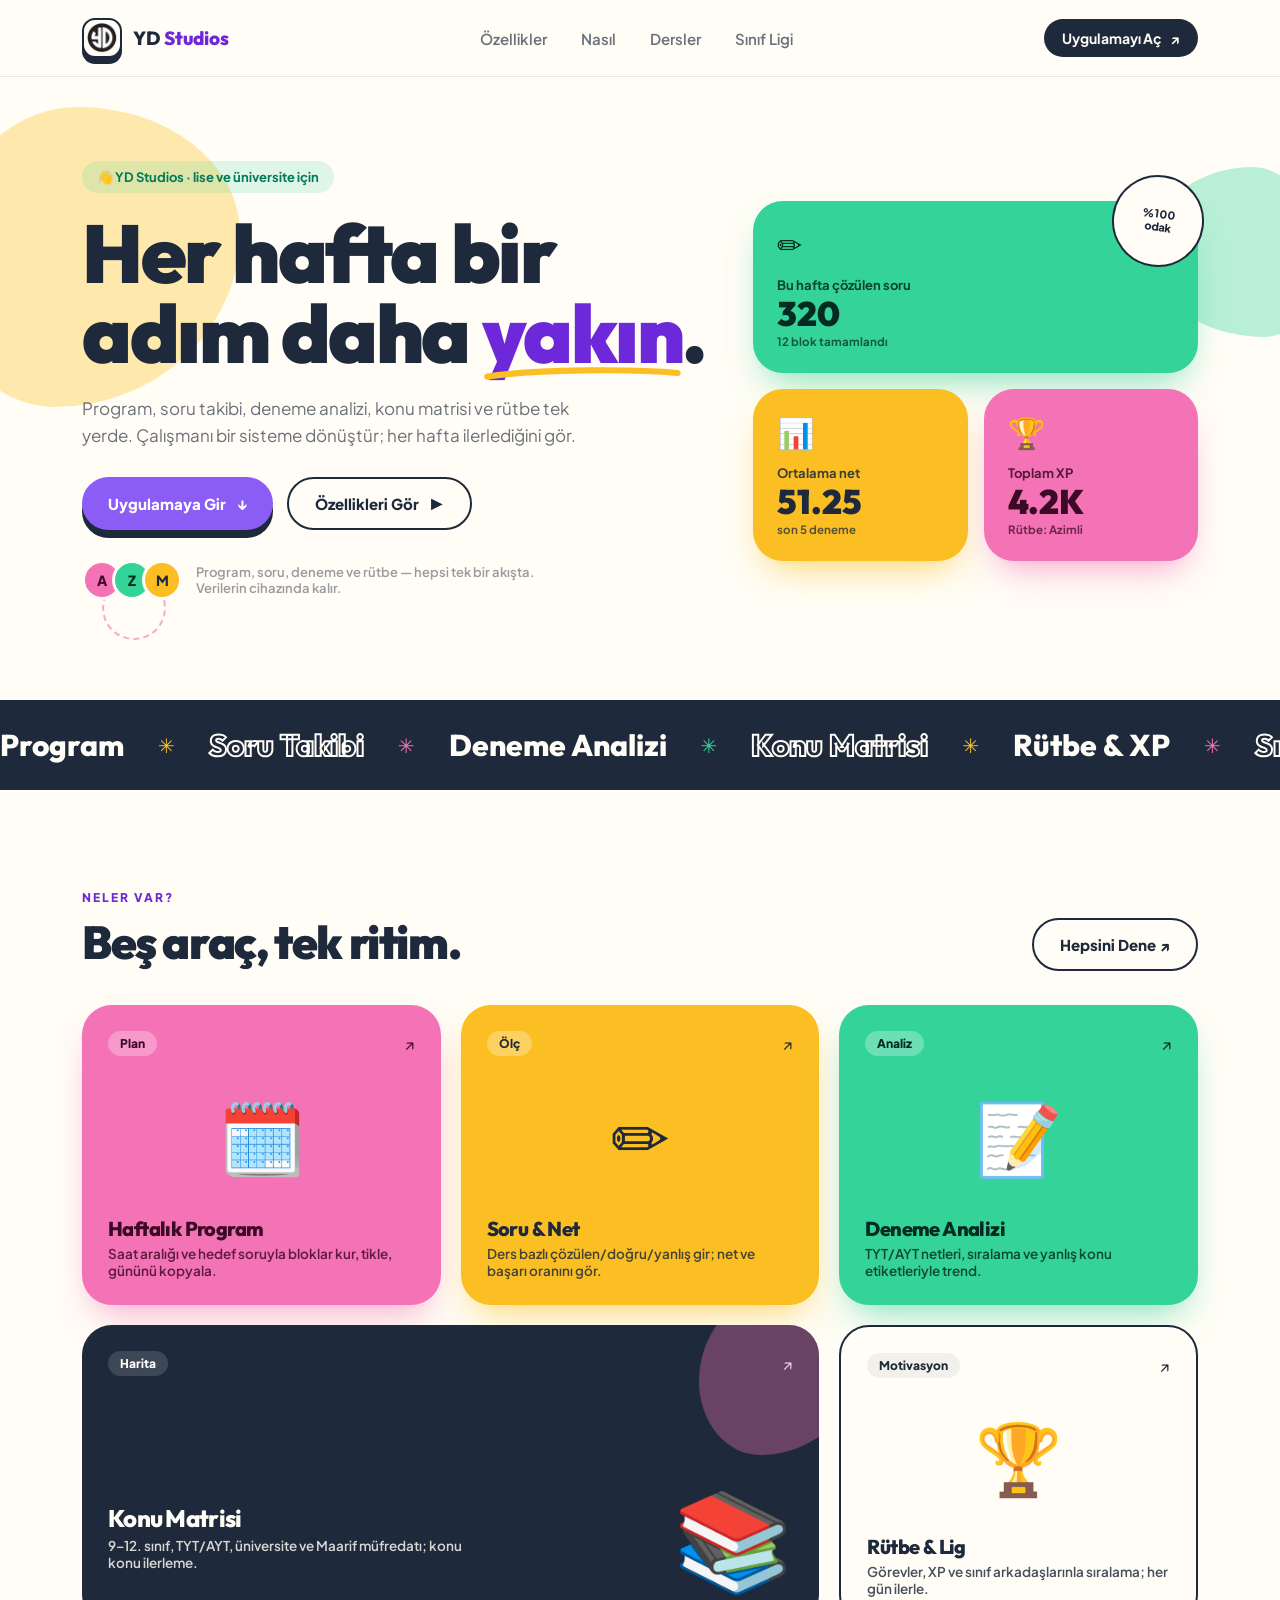
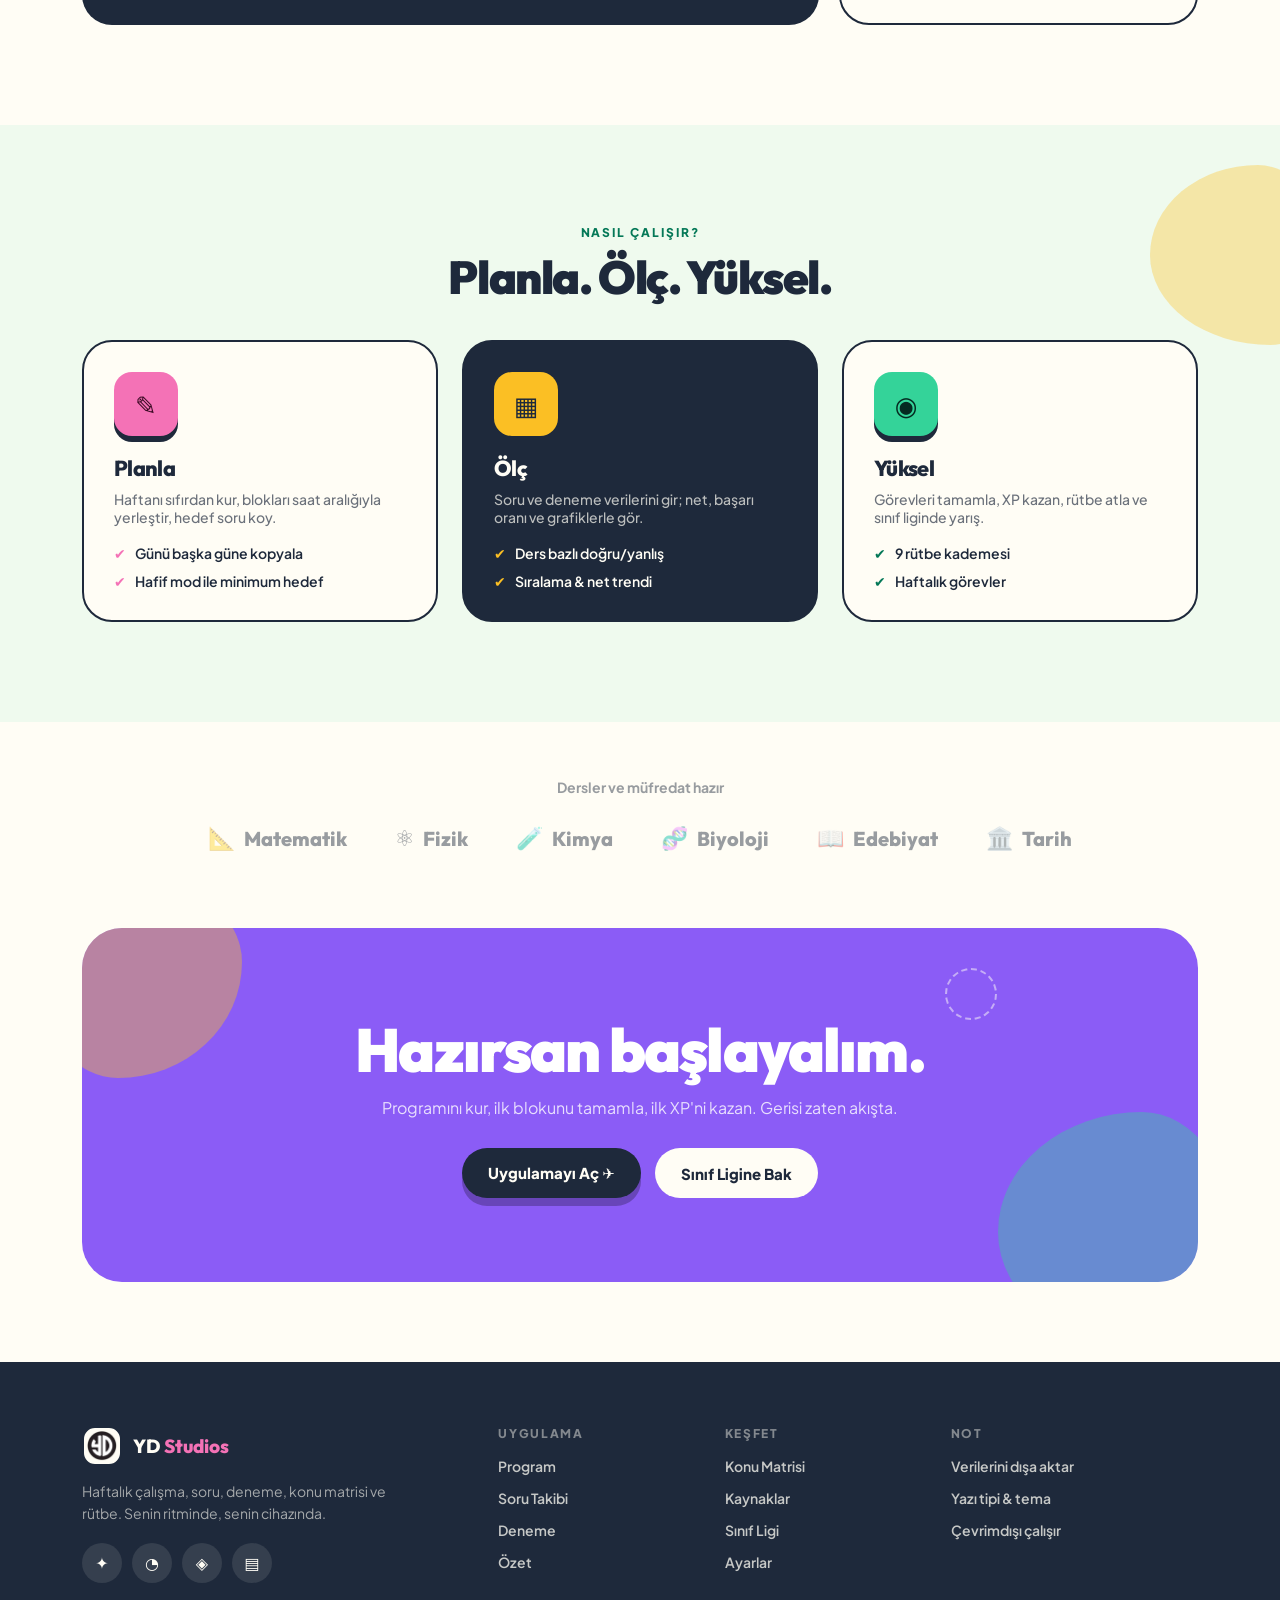
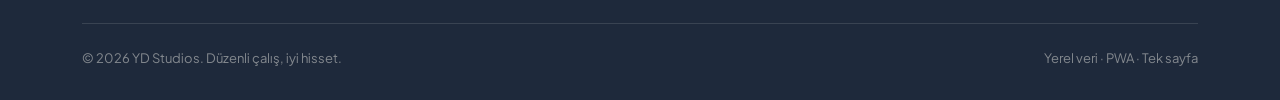
<file: index.html>
<!DOCTYPE html>
<html lang="tr">
<head>
<meta charset="UTF-8" />
<meta name="viewport" content="width=device-width, initial-scale=1, viewport-fit=cover" />
<meta name="theme-color" content="#FFFDF5" />
<title>YD Studios — YKS Haftalık Takip</title>
<meta name="description" content="YD Studios — YKS Haftalık Takip: program, soru takibi, deneme analizi, konu matrisi ve rütbe. Tek yerde, senin ritminde." />
<link rel="preconnect" href="https://fonts.googleapis.com" />
<link rel="preconnect" href="https://fonts.gstatic.com" crossorigin />
<link href="https://fonts.googleapis.com/css2?family=Outfit:wght@500;700;800;900&family=Plus+Jakarta+Sans:wght@400;500;600;700;800&display=swap" rel="stylesheet" />
<link rel="icon" type="image/svg+xml" href="assets/icon.svg" />
<link rel="manifest" href="manifest.json" />
<style>
  :root {
    --cream: #FFFDF5;
    --ink: #1E293B;
    --violet: #8B5CF6;
    --violet-deep: #6D28D9;
    --pink: #F472B6;
    --amber: #FBBF24;
    --mint: #34D399;
    --mint-deep: #047857;
    --ink-65: rgba(30, 41, 59, 0.66);
    --ink-45: rgba(30, 41, 59, 0.46);
    --line: rgba(30, 41, 59, 0.10);
    --shadow: 0 8px 0 0 var(--ink);
    --shadow-sm: 0 6px 0 0 var(--ink);
    --ease: cubic-bezier(0.2, 0.8, 0.2, 1);
    --font-display: "Outfit", system-ui, sans-serif;
    --font-body: "Plus Jakarta Sans", system-ui, sans-serif;
  }
  * { box-sizing: border-box; }
  html { scroll-behavior: smooth; }
  body {
    margin: 0;
    background: var(--cream);
    color: var(--ink);
    font-family: var(--font-body);
    -webkit-font-smoothing: antialiased;
    overflow-x: hidden;
  }
  h1, h2, h3, .display { font-family: var(--font-display); letter-spacing: -0.03em; margin: 0; }
  p { margin: 0; }
  a { color: inherit; text-decoration: none; }
  img, svg { display: block; }
  .wrap { max-width: 1180px; margin: 0 auto; padding: 0 24px; }
  @media (min-width: 1024px) { .wrap { padding: 0 32px; } }

  /* ---------- Blobs & motion ---------- */
  .blob1 { border-radius: 46% 54% 62% 38% / 54% 42% 58% 46%; }
  .blob2 { border-radius: 60% 40% 33% 67% / 50% 56% 44% 50%; }
  @keyframes floaty { 0%,100% { transform: translateY(0) rotate(0); } 50% { transform: translateY(-16px) rotate(4deg); } }
  @keyframes floaty2 { 0%,100% { transform: translateY(0) rotate(0); } 50% { transform: translateY(-12px) rotate(-3deg); } }
  @keyframes spin-slow { to { transform: rotate(360deg); } }
  @keyframes marquee { from { transform: translateX(0); } to { transform: translateX(-50%); } }
  .floaty { animation: floaty 7s ease-in-out infinite; }
  .floaty-slow { animation: floaty2 10s ease-in-out infinite; }
  .spin-slow { animation: spin-slow 22s linear infinite; }

  /* ---------- Nav ---------- */
  .nav {
    position: sticky; top: 0; z-index: 50;
    background: rgba(255, 253, 245, 0.86);
    backdrop-filter: blur(14px);
    border-bottom: 1px solid var(--line);
  }
  .nav__in { display: flex; align-items: center; justify-content: space-between; height: 76px; gap: 16px; }
  .brand { display: flex; align-items: center; gap: 11px; }
  .brand__logo {
    width: 40px; height: 40px; display: grid; place-items: center;
    background: var(--cream); border: 2px solid var(--ink);
    border-radius: 13px; overflow: hidden; flex: none;
    box-shadow: var(--shadow-sm);
  }
  .brand__logo img { width: 100%; height: 100%; object-fit: contain; padding: 3px; }
  .brand__name { font-family: var(--font-display); font-size: 19px; font-weight: 800; }
  .brand__name span { color: var(--violet-deep); }
  .nav__links { display: none; gap: 34px; font-size: 15px; font-weight: 600; color: var(--ink-65); }
  @media (min-width: 900px) { .nav__links { display: flex; } }
  .nav__links a:hover { color: var(--ink); }
  .nav__cta { display: none; }
  @media (min-width: 640px) { .nav__cta { display: inline-flex; } }
  .pill {
    display: inline-flex; align-items: center; gap: 8px;
    padding: 10px 18px; border-radius: 999px;
    background: var(--ink); color: var(--cream);
    font-size: 14px; font-weight: 700; border: 0; cursor: pointer;
    transition: background .2s, transform .2s var(--ease);
  }
  .pill:hover { background: var(--violet); }
  .nav__burger {
    display: grid; place-items: center; width: 42px; height: 42px;
    border-radius: 12px; background: rgba(30,41,59,.06); border: 0; cursor: pointer; font-size: 18px;
  }
  @media (min-width: 900px) { .nav__burger { display: none; } }
  .nav__mobile { display: none; padding: 12px 24px 18px; border-top: 1px solid var(--line); }
  .nav__mobile.is-open { display: flex; flex-direction: column; gap: 12px; }
  .nav__mobile a { font-weight: 700; padding: 8px 0; color: var(--ink-65); }

  /* ---------- Buttons ---------- */
  .btn {
    display: inline-flex; align-items: center; gap: 10px;
    padding: 15px 26px; border-radius: 999px;
    font-family: var(--font-body); font-size: 15px; font-weight: 800;
    cursor: pointer; border: 0; transition: all .2s var(--ease);
  }
  .btn--primary { background: var(--violet); color: #fff; box-shadow: var(--shadow); }
  .btn--primary:hover { transform: translateY(4px); box-shadow: 0 4px 0 0 var(--ink); }
  .btn--outline { background: var(--cream); color: var(--ink); border: 2px solid var(--ink); }
  .btn--outline:hover { background: var(--amber); }
  .btn--ink { background: var(--ink); color: var(--cream); box-shadow: 0 8px 0 0 rgba(0,0,0,.25); }
  .btn--ink:hover { transform: translateY(4px); box-shadow: 0 4px 0 0 rgba(0,0,0,.25); }
  .btn--cream { background: var(--cream); color: var(--ink); }
  .btn--cream:hover { background: var(--amber); }

  /* ---------- Hero ---------- */
  .hero { position: relative; overflow: hidden; }
  .hero__blobs { position: absolute; inset: 0; pointer-events: none; }
  .hero__grid { position: relative; display: grid; gap: 48px; padding-top: 56px; padding-bottom: 72px; }
  @media (min-width: 1024px) { .hero__grid { grid-template-columns: 7fr 5fr; align-items: center; padding-top: 84px; padding-bottom: 100px; } }
  .eyebrow {
    display: inline-flex; align-items: center; gap: 8px;
    background: rgba(52,211,153,.16); color: var(--mint-deep);
    padding: 8px 15px; border-radius: 999px; font-size: 13px; font-weight: 700;
  }
  .hero h1 { font-size: clamp(2.6rem, 7vw, 5.1rem); font-weight: 900; line-height: 0.98; margin-top: 20px; }
  .accent { position: relative; display: inline-block; color: var(--violet-deep); }
  .accent svg { position: absolute; left: 0; bottom: -8px; width: 100%; height: 16px; overflow: visible; }
  .hero__lead { max-width: 31rem; color: var(--ink-65); font-size: 17px; line-height: 1.6; margin-top: 22px; }
  .hero__btns { display: flex; flex-wrap: wrap; gap: 14px; margin-top: 28px; }
  .proof { display: flex; align-items: center; gap: 14px; margin-top: 30px; }
  .avatars { display: flex; }
  .avatars span {
    width: 40px; height: 40px; border-radius: 50%;
    display: grid; place-items: center; font-size: 14px; font-weight: 800;
    border: 3px solid var(--cream); margin-left: -10px;
  }
  .avatars span:first-child { margin-left: 0; }
  .proof p { font-size: 13px; color: var(--ink-45); font-weight: 600; max-width: 22rem; }

  .bento { position: relative; display: grid; grid-template-columns: 1fr 1fr; gap: 16px; }
  .stat-card {
    border-radius: 30px; padding: 24px; height: 172px;
    display: flex; flex-direction: column; justify-content: space-between;
  }
  .stat-card--wide { grid-column: span 2; }
  .stat-card__ico { font-size: 30px; }
  .stat-card__label { font-size: 13px; font-weight: 700; opacity: .85; }
  .stat-card__val { font-family: var(--font-display); font-size: 34px; font-weight: 900; line-height: 1; margin-top: 4px; }
  .stat-card__hint { font-size: 11.5px; font-weight: 700; opacity: .72; margin-top: 3px; }
  .card-teal { background: var(--mint); color: #052a21; box-shadow: 0 18px 36px -14px rgba(52,211,153,.7); }
  .card-sun { background: var(--amber); color: var(--ink); box-shadow: 0 18px 36px -14px rgba(251,191,36,.7); }
  .card-coral { background: var(--pink); color: #3b0a24; box-shadow: 0 18px 36px -14px rgba(244,114,182,.7); }
  .badge {
    position: absolute; top: -26px; right: -6px;
    width: 92px; height: 92px; border-radius: 50%;
    background: var(--cream); border: 2px solid var(--ink);
    display: grid; place-items: center; text-align: center;
    font-size: 11px; font-weight: 800; line-height: 1.15; transform: rotate(8deg);
  }

  /* ---------- Marquee ---------- */
  .marquee { background: var(--ink); color: var(--cream); padding: 26px 0; overflow: hidden; }
  .marquee__track { display: flex; width: max-content; gap: 34px; animation: marquee 26s linear infinite; }
  .marquee__group { display: flex; align-items: center; gap: 34px; }
  .marquee__word { font-family: var(--font-display); font-size: clamp(20px, 2.4vw, 30px); font-weight: 800; white-space: nowrap; }
  .stroke { -webkit-text-stroke: 2px var(--cream); color: transparent; }
  .ast { font-size: 20px; }

  /* ---------- Section headers ---------- */
  .sec { padding: 72px 0; }
  @media (min-width: 1024px) { .sec { padding: 100px 0; } }
  .sec__head { display: flex; flex-wrap: wrap; align-items: flex-end; justify-content: space-between; gap: 18px; margin-bottom: 34px; }
  .kicker { text-transform: uppercase; letter-spacing: .16em; font-size: 12px; font-weight: 800; color: var(--violet-deep); }
  .sec h2 { font-size: clamp(1.8rem, 3.6vw, 2.9rem); font-weight: 900; margin-top: 8px; }

  /* ---------- Feature grid ---------- */
  .grid5 { display: grid; gap: 20px; }
  @media (min-width: 640px) { .grid5 { grid-template-columns: 1fr 1fr; } }
  @media (min-width: 1024px) { .grid5 { grid-template-columns: repeat(3, 1fr); } }
  .card-hover { transition: transform .35s var(--ease), box-shadow .35s var(--ease); }
  .card-hover:hover { transform: translateY(-8px) rotate(-1deg); }
  .feature {
    border-radius: 30px; padding: 26px; min-height: 300px;
    display: flex; flex-direction: column; justify-content: space-between; overflow: hidden; position: relative;
  }
  .feature__top { display: flex; align-items: center; justify-content: space-between; }
  .chip { display: inline-flex; align-items: center; gap: 6px; padding: 5px 12px; border-radius: 999px; font-size: 12px; font-weight: 800; background: rgba(255,255,255,.28); }
  .feature__ico { font-size: 70px; text-align: center; margin: 10px 0; }
  .feature h3 { font-size: 1.25rem; font-weight: 800; }
  .feature p { font-size: 13.5px; opacity: .82; margin-top: 4px; font-weight: 600; }
  .f-coral { background: var(--pink); color: #3b0a24; box-shadow: 0 18px 36px -14px rgba(244,114,182,.7); }
  .f-sun { background: var(--amber); color: var(--ink); box-shadow: 0 18px 36px -14px rgba(251,191,36,.7); }
  .f-teal { background: var(--mint); color: #052a21; box-shadow: 0 18px 36px -14px rgba(52,211,153,.7); }
  .f-ink { background: var(--ink); color: var(--cream); }
  .f-outline { background: var(--cream); border: 2px solid var(--ink); }
  .wide { grid-column: span 2; min-height: 240px; }
  @media (max-width: 639px) { .wide { grid-column: auto; } }
  .wide .feature__ico { font-size: 96px; }

  /* ---------- Services trio ---------- */
  .trio-wrap { background: rgba(52,211,153,.08); position: relative; overflow: hidden; }
  .trio { display: grid; gap: 24px; }
  @media (min-width: 768px) { .trio { grid-template-columns: repeat(3, 1fr); align-items: start; } }
  .service { border-radius: 30px; padding: 30px; background: var(--cream); border: 2px solid var(--ink); }
  .service--ink { background: var(--ink); color: var(--cream); border-color: var(--ink); }
  @media (min-width: 768px) { .service--ink { transform: translateY(-16px); } }
  .service__chip { width: 64px; height: 64px; border-radius: 18px; display: grid; place-items: center; font-size: 26px; box-shadow: var(--shadow-sm); margin-bottom: 18px; }
  .service h3 { font-size: 1.35rem; font-weight: 800; }
  .service p { color: var(--ink-65); font-size: 14px; margin-top: 8px; font-weight: 500; }
  .service--ink p { color: rgba(255,253,245,.7); }
  .checks { list-style: none; padding: 0; margin: 18px 0 0; display: flex; flex-direction: column; gap: 10px; }
  .checks li { display: flex; align-items: center; gap: 9px; font-size: 14px; font-weight: 600; }

  /* ---------- Subject row ---------- */
  .logos { display: flex; flex-wrap: wrap; align-items: center; justify-content: center; gap: 22px 48px; color: var(--ink-45); }
  .logo { display: flex; align-items: center; gap: 9px; font-family: var(--font-display); font-size: 20px; font-weight: 800; }
  .logo span:first-child { font-size: 22px; }

  /* ---------- CTA ---------- */
  .cta-panel {
    position: relative; overflow: hidden; border-radius: 40px;
    background: var(--violet); color: #fff; text-align: center;
    padding: 64px 28px;
  }
  @media (min-width: 1024px) { .cta-panel { padding: 84px 64px; } }
  .cta-panel h2 { font-size: clamp(2.1rem, 5.2vw, 3.8rem); font-weight: 900; line-height: 1; }
  .cta-panel p { color: rgba(255,255,255,.8); max-width: 34rem; margin: 16px auto 0; font-size: 16px; }
  .cta-panel .btns { display: flex; flex-wrap: wrap; justify-content: center; gap: 14px; margin-top: 30px; }

  /* ---------- Footer ---------- */
  .footer { background: var(--ink); color: var(--cream); padding: 64px 0 34px; }
  .footer__grid { display: grid; gap: 36px; padding-bottom: 40px; border-bottom: 1px solid rgba(255,253,245,.12); }
  @media (min-width: 768px) { .footer__grid { grid-template-columns: 2fr 1fr 1fr 1.3fr; } }
  .footer__brand { display: flex; align-items: center; gap: 11px; margin-bottom: 14px; }
  .footer__brand .brand__logo { box-shadow: none; }
  .footer p { color: rgba(255,253,245,.6); font-size: 14px; max-width: 20rem; line-height: 1.6; }
  .socials { display: flex; gap: 10px; margin-top: 18px; }
  .socials a { width: 40px; height: 40px; border-radius: 50%; display: grid; place-items: center; background: rgba(255,253,245,.1); font-size: 16px; transition: background .2s; }
  .socials a:hover { background: var(--pink); color: #3b0a24; }
  .footer h4 { font-size: 12px; text-transform: uppercase; letter-spacing: .14em; color: rgba(255,253,245,.45); margin: 0 0 14px; font-weight: 800; }
  .footer ul { list-style: none; padding: 0; margin: 0; display: flex; flex-direction: column; gap: 11px; }
  .footer li a { color: rgba(255,253,245,.75); font-size: 14px; font-weight: 600; }
  .footer li a:hover { color: var(--pink); }
  .footer__bottom { display: flex; flex-direction: column; gap: 10px; align-items: center; justify-content: space-between; padding-top: 26px; font-size: 13px; color: rgba(255,253,245,.45); }
  @media (min-width: 640px) { .footer__bottom { flex-direction: row; } }

  /* ---------- Reveal ---------- */
  .reveal { opacity: 0; transform: translateY(24px); transition: opacity .6s ease, transform .7s var(--ease); }
  .reveal.in { opacity: 1; transform: none; }
  @media (prefers-reduced-motion: reduce) {
    * { animation: none !important; transition: none !important; }
    .reveal { opacity: 1; transform: none; }
  }
</style>
</head>
<body>

<header class="nav">
  <div class="wrap nav__in">
    <a class="brand" href="index.html">
      <span class="brand__logo" aria-hidden="true"><img src="assets/ydlogo.png" alt="" /></span>
      <span class="brand__name">YD <span>Studios</span></span>
    </a>
    <nav class="nav__links" aria-label="Bölümler">
      <a href="#features">Özellikler</a>
      <a href="#services">Nasıl</a>
      <a href="#subjects">Dersler</a>
      <a href="app.html#lig">Sınıf Ligi</a>
    </nav>
    <a class="pill nav__cta" href="app.html">Uygulamayı Aç <span aria-hidden="true">↗</span></a>
    <button class="nav__burger" id="burger" type="button" aria-label="Menüyü aç" aria-expanded="false">☰</button>
  </div>
  <div class="nav__mobile" id="mobileMenu">
    <a href="#features">Özellikler</a>
    <a href="#services">Nasıl çalışır</a>
    <a href="#subjects">Dersler</a>
    <a href="app.html#lig">Sınıf Ligi</a>
    <a class="pill" href="app.html" style="justify-content:center">Uygulamayı Aç ↗</a>
  </div>
</header>

<main>
  <!-- HERO -->
  <section class="hero">
    <div class="hero__blobs" aria-hidden="true">
      <div class="blob1 floaty-slow" style="position:absolute;top:30px;left:-60px;width:300px;height:300px;background:rgba(251,191,36,.35)"></div>
      <div class="blob2 floaty" style="position:absolute;top:90px;right:-40px;width:170px;height:170px;background:rgba(52,211,153,.35)"></div>
      <div class="spin-slow" style="position:absolute;bottom:60px;left:8%;width:64px;height:64px;border-radius:50%;border:2px dashed rgba(244,114,182,.6)"></div>
      <div class="floaty" style="position:absolute;bottom:45%;right:12%;width:22px;height:22px;border-radius:50%;background:var(--pink)"></div>
    </div>

    <div class="wrap hero__grid">
      <div class="reveal in">
        <span class="eyebrow">👋 YD Studios · lise ve üniversite için</span>
        <h1>Her hafta bir<br>adım daha <span class="accent">yakın<svg viewBox="0 0 220 18" aria-hidden="true"><path d="M3 13C56 5 165 4 217 9" fill="none" stroke="#FBBF24" stroke-width="7" stroke-linecap="round"/></svg></span>.</h1>
        <p class="hero__lead">Program, soru takibi, deneme analizi, konu matrisi ve rütbe tek yerde. Çalışmanı bir sisteme dönüştür; her hafta ilerlediğini gör.</p>
        <div class="hero__btns">
          <a class="btn btn--primary" href="app.html">Uygulamaya Gir <span aria-hidden="true">↓</span></a>
          <a class="btn btn--outline" href="#features">Özellikleri Gör <span aria-hidden="true">▶</span></a>
        </div>
        <div class="proof">
          <div class="avatars" aria-hidden="true">
            <span style="background:var(--pink);color:#3b0a24">A</span>
            <span style="background:var(--mint);color:#052a21">Z</span>
            <span style="background:var(--amber);color:#1E293B">M</span>
          </div>
          <p>Program, soru, deneme ve rütbe — hepsi tek bir akışta. Verilerin cihazında kalır.</p>
        </div>
      </div>

      <div class="bento reveal in" aria-hidden="true">
        <div class="badge floaty">%100<br>odak</div>
        <div class="stat-card stat-card--wide card-teal floaty-slow">
          <span class="stat-card__ico">✏️</span>
          <div>
            <div class="stat-card__label">Bu hafta çözülen soru</div>
            <div class="stat-card__val">320</div>
            <div class="stat-card__hint">12 blok tamamlandı</div>
          </div>
        </div>
        <div class="stat-card card-sun floaty">
          <span class="stat-card__ico">📊</span>
          <div>
            <div class="stat-card__label">Ortalama net</div>
            <div class="stat-card__val">51.25</div>
            <div class="stat-card__hint">son 5 deneme</div>
          </div>
        </div>
        <div class="stat-card card-coral floaty-slow">
          <span class="stat-card__ico">🏆</span>
          <div>
            <div class="stat-card__label">Toplam XP</div>
            <div class="stat-card__val">4.2K</div>
            <div class="stat-card__hint">Rütbe: Azimli</div>
          </div>
        </div>
      </div>
    </div>
  </section>

  <!-- MARQUEE -->
  <div class="marquee" aria-hidden="true">
    <div class="marquee__track">
      <div class="marquee__group">
        <span class="marquee__word">Program</span><span class="ast" style="color:var(--amber)">✳</span>
        <span class="marquee__word stroke">Soru Takibi</span><span class="ast" style="color:var(--pink)">✳</span>
        <span class="marquee__word">Deneme Analizi</span><span class="ast" style="color:var(--mint)">✳</span>
        <span class="marquee__word stroke">Konu Matrisi</span><span class="ast" style="color:var(--amber)">✳</span>
        <span class="marquee__word">Rütbe &amp; XP</span><span class="ast" style="color:var(--pink)">✳</span>
        <span class="marquee__word stroke">Sınıf Ligi</span><span class="ast" style="color:var(--mint)">✳</span>
      </div>
      <div class="marquee__group">
        <span class="marquee__word">Program</span><span class="ast" style="color:var(--amber)">✳</span>
        <span class="marquee__word stroke">Soru Takibi</span><span class="ast" style="color:var(--pink)">✳</span>
        <span class="marquee__word">Deneme Analizi</span><span class="ast" style="color:var(--mint)">✳</span>
        <span class="marquee__word stroke">Konu Matrisi</span><span class="ast" style="color:var(--amber)">✳</span>
        <span class="marquee__word">Rütbe &amp; XP</span><span class="ast" style="color:var(--pink)">✳</span>
        <span class="marquee__word stroke">Sınıf Ligi</span><span class="ast" style="color:var(--mint)">✳</span>
      </div>
    </div>
  </div>

  <!-- FEATURES -->
  <section class="sec" id="features">
    <div class="wrap">
      <div class="sec__head reveal">
        <div>
          <div class="kicker">Neler var?</div>
          <h2>Beş araç, tek ritim.</h2>
        </div>
        <a class="btn btn--outline" href="app.html">Hepsini Dene ↗</a>
      </div>

      <div class="grid5">
        <article class="feature card-hover f-coral reveal">
          <div class="feature__top"><span class="chip">Plan</span><span>↗</span></div>
          <div class="feature__ico">🗓️</div>
          <div><h3>Haftalık Program</h3><p>Saat aralığı ve hedef soruyla bloklar kur, tikle, gününü kopyala.</p></div>
        </article>
        <article class="feature card-hover f-sun reveal">
          <div class="feature__top"><span class="chip">Ölç</span><span>↗</span></div>
          <div class="feature__ico">✏️</div>
          <div><h3>Soru &amp; Net</h3><p>Ders bazlı çözülen/doğru/yanlış gir; net ve başarı oranını gör.</p></div>
        </article>
        <article class="feature card-hover f-teal reveal">
          <div class="feature__top"><span class="chip">Analiz</span><span>↗</span></div>
          <div class="feature__ico">📝</div>
          <div><h3>Deneme Analizi</h3><p>TYT/AYT netleri, sıralama ve yanlış konu etiketleriyle trend.</p></div>
        </article>
        <article class="feature card-hover f-ink wide reveal">
          <div class="feature__top"><span class="chip" style="background:rgba(255,253,245,.14)">Harita</span><span>↗</span></div>
          <div style="display:flex;align-items:center;justify-content:space-between;gap:18px">
            <div><h3 style="font-size:1.5rem">Konu Matrisi</h3><p style="max-width:24rem">9–12. sınıf, TYT/AYT, üniversite ve Maarif müfredatı; konu konu ilerleme.</p></div>
            <div class="feature__ico" style="margin:0">📚</div>
          </div>
          <div class="blob1 spin-slow" aria-hidden="true" style="position:absolute;right:-40px;top:-30px;width:160px;height:160px;background:rgba(244,114,182,.35)"></div>
        </article>
        <article class="feature card-hover f-outline reveal">
          <div class="feature__top"><span class="chip" style="background:rgba(30,41,59,.06)">Motivasyon</span><span>↗</span></div>
          <div class="feature__ico">🏆</div>
          <div><h3>Rütbe &amp; Lig</h3><p>Görevler, XP ve sınıf arkadaşlarınla sıralama; her gün ilerle.</p></div>
        </article>
      </div>
    </div>
  </section>

  <!-- SERVICES -->
  <section class="sec trio-wrap" id="services">
    <div class="blob2 floaty" aria-hidden="true" style="position:absolute;top:40px;right:-50px;width:180px;height:180px;background:rgba(251,191,36,.35)"></div>
    <div class="wrap" style="position:relative">
      <div class="sec__head reveal" style="justify-content:center;text-align:center">
        <div>
          <div class="kicker" style="color:var(--mint-deep)">Nasıl çalışır?</div>
          <h2>Planla. Ölç. Yüksel.</h2>
        </div>
      </div>
      <div class="trio">
        <article class="service card-hover reveal">
          <div class="service__chip" style="background:var(--pink);color:#3b0a24">✎</div>
          <h3>Planla</h3>
          <p>Haftanı sıfırdan kur, blokları saat aralığıyla yerleştir, hedef soru koy.</p>
          <ul class="checks">
            <li><span style="color:var(--pink)">✔</span> Günü başka güne kopyala</li>
            <li><span style="color:var(--pink)">✔</span> Hafif mod ile minimum hedef</li>
          </ul>
        </article>
        <article class="service service--ink card-hover reveal">
          <div class="service__chip" style="background:var(--amber);color:var(--ink);box-shadow:none">▦</div>
          <h3>Ölç</h3>
          <p>Soru ve deneme verilerini gir; net, başarı oranı ve grafiklerle gör.</p>
          <ul class="checks">
            <li><span style="color:var(--amber)">✔</span> Ders bazlı doğru/yanlış</li>
            <li><span style="color:var(--amber)">✔</span> Sıralama &amp; net trendi</li>
          </ul>
        </article>
        <article class="service card-hover reveal">
          <div class="service__chip" style="background:var(--mint);color:#052a21">◉</div>
          <h3>Yüksel</h3>
          <p>Görevleri tamamla, XP kazan, rütbe atla ve sınıf liginde yarış.</p>
          <ul class="checks">
            <li><span style="color:var(--mint-deep)">✔</span> 9 rütbe kademesi</li>
            <li><span style="color:var(--mint-deep)">✔</span> Haftalık görevler</li>
          </ul>
        </article>
      </div>
    </div>
  </section>

  <!-- SUBJECTS -->
  <section class="sec" id="subjects" style="padding-top:56px;padding-bottom:56px">
    <div class="wrap">
      <p style="text-align:center;font-size:14px;font-weight:700;color:var(--ink-45);margin-bottom:28px">Dersler ve müfredat hazır</p>
      <div class="logos reveal">
        <span class="logo"><span>📐</span>Matematik</span>
        <span class="logo"><span>⚛️</span>Fizik</span>
        <span class="logo"><span>🧪</span>Kimya</span>
        <span class="logo"><span>🧬</span>Biyoloji</span>
        <span class="logo"><span>📖</span>Edebiyat</span>
        <span class="logo"><span>🏛️</span>Tarih</span>
      </div>
    </div>
  </section>

  <!-- CTA -->
  <section class="sec" id="contact" style="padding-top:20px;padding-bottom:80px">
    <div class="wrap">
      <div class="cta-panel reveal">
        <div class="blob1 floaty" aria-hidden="true" style="position:absolute;top:-50px;left:-40px;width:200px;height:200px;background:rgba(251,191,36,.4)"></div>
        <div class="blob2 floaty-slow" aria-hidden="true" style="position:absolute;bottom:-70px;right:-40px;width:240px;height:240px;background:rgba(52,211,153,.4)"></div>
        <div class="spin-slow" aria-hidden="true" style="position:absolute;top:40px;right:18%;width:52px;height:52px;border-radius:50%;border:2px dashed rgba(255,253,245,.5)"></div>
        <div style="position:relative;z-index:1">
          <h2>Hazırsan başlayalım.</h2>
          <p>Programını kur, ilk blokunu tamamla, ilk XP'ni kazan. Gerisi zaten akışta.</p>
          <div class="btns">
            <a class="btn btn--ink" href="app.html">Uygulamayı Aç ✈</a>
            <a class="btn btn--cream" href="app.html#lig">Sınıf Ligine Bak</a>
          </div>
        </div>
      </div>
    </div>
  </section>
</main>

<footer class="footer">
  <div class="wrap">
    <div class="footer__grid">
      <div>
        <div class="footer__brand">
          <span class="brand__logo" aria-hidden="true"><img src="assets/ydlogo.png" alt="" /></span>
          <span class="brand__name" style="color:var(--cream)">YD <span style="color:var(--pink)">Studios</span></span>
        </div>
        <p>Haftalık çalışma, soru, deneme, konu matrisi ve rütbe. Senin ritminde, senin cihazında.</p>
        <div class="socials" aria-label="Sosyal">
          <a href="app.html" aria-label="Uygulama">✦</a>
          <a href="app.html#dashboard" aria-label="Özet">◔</a>
          <a href="app.html#lig" aria-label="Lig">◈</a>
          <a href="app.html#konular" aria-label="Konular">▤</a>
        </div>
      </div>
      <div>
        <h4>Uygulama</h4>
        <ul>
          <li><a href="app.html">Program</a></li>
          <li><a href="app.html#questions">Soru Takibi</a></li>
          <li><a href="app.html#exams">Deneme</a></li>
          <li><a href="app.html#dashboard">Özet</a></li>
        </ul>
      </div>
      <div>
        <h4>Keşfet</h4>
        <ul>
          <li><a href="app.html#konular">Konu Matrisi</a></li>
          <li><a href="app.html#kaynaklar">Kaynaklar</a></li>
          <li><a href="app.html#lig">Sınıf Ligi</a></li>
          <li><a href="app.html#ayarlar">Ayarlar</a></li>
        </ul>
      </div>
      <div>
        <h4>Not</h4>
        <ul>
          <li><a href="app.html#ayarlar">Verilerini dışa aktar</a></li>
          <li><a href="app.html#ayarlar">Yazı tipi &amp; tema</a></li>
          <li><a href="app.html">Çevrimdışı çalışır</a></li>
        </ul>
      </div>
    </div>
    <div class="footer__bottom">
      <span>© 2026 YD Studios. Düzenli çalış, iyi hisset.</span>
      <span>Yerel veri · PWA · Tek sayfa</span>
    </div>
  </div>
</footer>

<script>
  (function () {
    var burger = document.getElementById("burger");
    var menu = document.getElementById("mobileMenu");
    if (burger && menu) {
      burger.addEventListener("click", function () {
        var open = menu.classList.toggle("is-open");
        burger.setAttribute("aria-expanded", open ? "true" : "false");
      });
      menu.querySelectorAll("a").forEach(function (a) {
        a.addEventListener("click", function () {
          menu.classList.remove("is-open");
          burger.setAttribute("aria-expanded", "false");
        });
      });
    }

    // Reveal on scroll
    var reduce = window.matchMedia("(prefers-reduced-motion: reduce)").matches;
    if (!reduce && "IntersectionObserver" in window) {
      var io = new IntersectionObserver(function (entries) {
        entries.forEach(function (e) {
          if (e.isIntersecting) { e.target.classList.add("in"); io.unobserve(e.target); }
        });
      }, { threshold: 0.12 });
      document.querySelectorAll(".reveal").forEach(function (el) { io.observe(el); });
    } else {
      document.querySelectorAll(".reveal").forEach(function (el) { el.classList.add("in"); });
    }
  })();
</script>
</body>
</html>
</file>
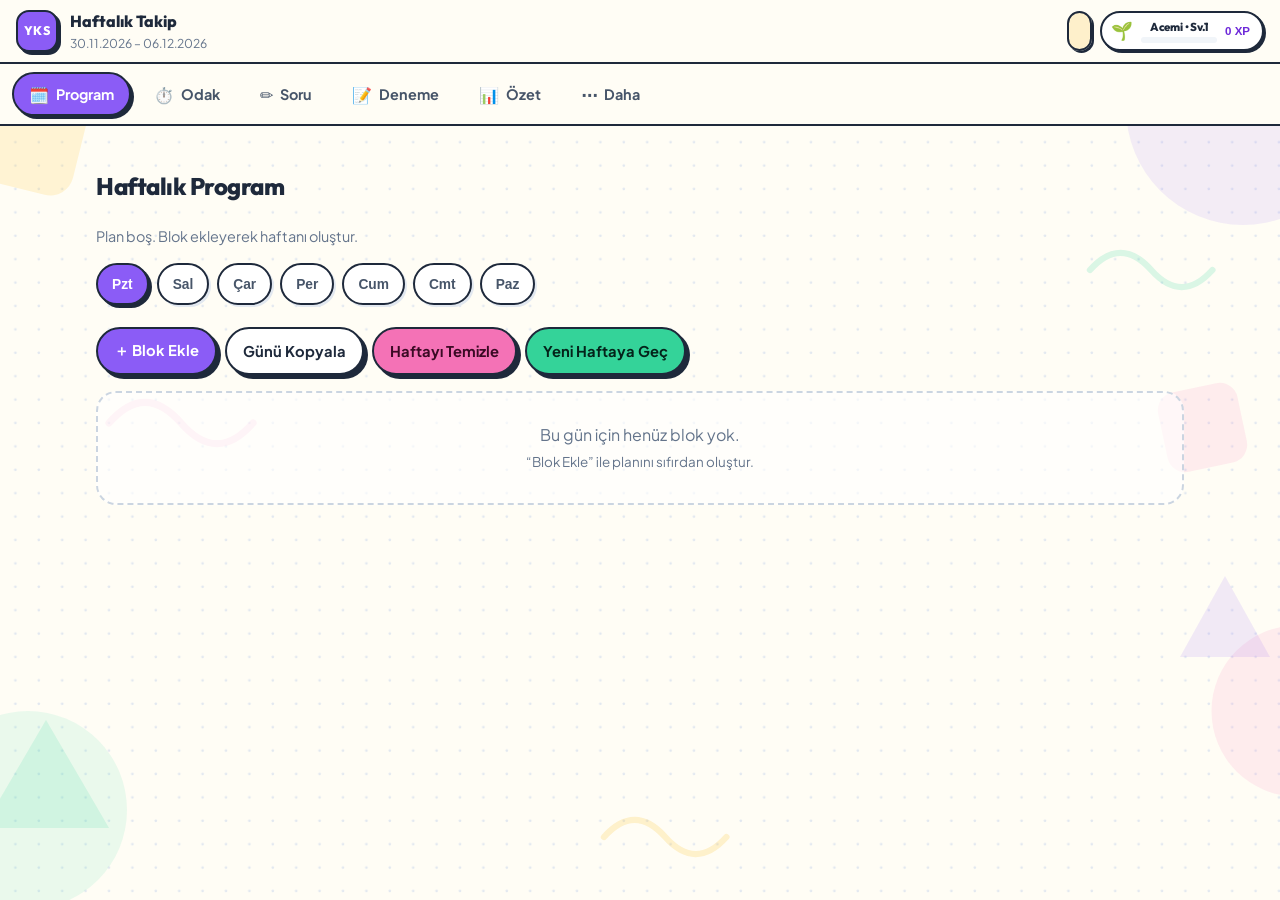
<file: app.html>
<!DOCTYPE html>
<html lang="tr">
<head>
  <meta charset="UTF-8" />
  <meta name="viewport" content="width=device-width, initial-scale=1, viewport-fit=cover" />
  <meta name="description" content="YKS 11. Sınıf Sayısal için haftalık çalışma, soru, deneme, konu ve odak takip uygulaması." />
  <meta name="theme-color" content="#FFFDF5" />
  <meta name="color-scheme" content="light" />
  <meta name="apple-mobile-web-app-capable" content="yes" />
  <meta name="apple-mobile-web-app-status-bar-style" content="default" />
  <meta name="apple-mobile-web-app-title" content="YKS Tracker" />
  <title>YKS Haftalık Takip</title>

  <link rel="preconnect" href="https://fonts.googleapis.com" />
  <link rel="preconnect" href="https://fonts.gstatic.com" crossorigin />
  <link href="https://fonts.googleapis.com/css2?family=Outfit:wght@500;700;800&family=Plus+Jakarta+Sans:wght@400;500;600;700&display=swap" rel="stylesheet" />

  <link rel="manifest" href="manifest.json" />
  <link rel="icon" type="image/svg+xml" href="assets/icon.svg" />
  <link rel="apple-touch-icon" href="assets/icon-192.png" />
  <link rel="stylesheet" href="css/styles.css" />
</head>
<body>
  <a class="skip-link" href="#main">İçeriğe geç</a>

  <header class="topbar">
    <div class="topbar__brand">
      <span class="topbar__logo" aria-hidden="true">YKS</span>
      <div class="topbar__titles">
        <strong>Haftalık Takip</strong>
        <small id="weekLabel">—</small>
      </div>
    </div>
    <div class="topbar__right">
      <button id="countdownChip" class="chip chip--count" type="button" title="Sınava kalan süre" hidden></button>
      <button id="rankChip" class="chip" type="button" title="Rütbe ve görevler"></button>
    </div>
    <input id="importFile" type="file" accept="application/json,.json" hidden />
  </header>

  <nav class="tabs" aria-label="Bölümler">
    <button class="tab is-active" type="button" data-view="schedule" aria-current="page"><span class="tab__ico" aria-hidden="true">🗓️</span><span>Program</span></button>
    <button class="tab" type="button" data-view="pomodoro"><span class="tab__ico" aria-hidden="true">⏱️</span><span>Odak</span></button>
    <button class="tab" type="button" data-view="questions"><span class="tab__ico" aria-hidden="true">✏️</span><span>Soru</span></button>
    <button class="tab" type="button" data-view="exams"><span class="tab__ico" aria-hidden="true">📝</span><span>Deneme</span></button>
    <button class="tab" type="button" data-view="dashboard"><span class="tab__ico" aria-hidden="true">📊</span><span>Özet</span></button>
    <button class="tab" type="button" data-view="daha"><span class="tab__ico" aria-hidden="true">⋯</span><span>Daha</span></button>
  </nav>

  <main id="main" class="content">
    <!-- ===================== PROGRAM ===================== -->
    <section id="view-schedule" class="view is-active" aria-labelledby="scheduleTitle">
      <div class="view__head">
        <h1 id="scheduleTitle">Haftalık Program</h1>
        <p class="view__sub" id="scheduleSummary">—</p>
      </div>

      <div class="day-tabs" id="dayTabs" role="tablist" aria-label="Günler"></div>

      <div class="schedule-toolbar">
        <button id="btnAddBlock" class="btn btn--primary" type="button">＋ Blok Ekle</button>
        <button id="btnCopyDay" class="btn" type="button">Günü Kopyala</button>
        <button id="btnClearWeek" class="btn btn--danger" type="button">Haftayı Temizle</button>
        <button id="btnNewWeek" class="btn btn--accent" type="button">Yeni Haftaya Geç</button>
      </div>

      <div id="blockList" class="block-list" aria-live="polite"></div>
      <div id="blockEmpty" class="empty" hidden>
        <p>Bu gün için henüz blok yok.</p>
        <p class="empty__hint">“Blok Ekle” ile planını sıfırdan oluştur.</p>
      </div>
    </section>

    <!-- ===================== ODAK ===================== -->
    <section id="view-pomodoro" class="view" aria-labelledby="pomodoroTitle">
      <div class="view__head">
        <h1 id="pomodoroTitle">Odak Zamanlayıcısı</h1>
        <p class="view__sub">Kısa odak bloklarıyla verimli çalış.</p>
      </div>

      <div class="card pomo">
        <div class="pomo__presets" id="pomoPresets"></div>
        <div class="pomo__custom">
          <label for="pomoCustom">Özel (dk)</label>
          <input id="pomoCustom" type="number" min="1" max="180" inputmode="numeric" placeholder="örn. 50" />
          <button id="pomoSetCustom" class="btn" type="button">Uygula</button>
        </div>

        <div class="pomo__display">
          <time id="pomoTime" datetime="PT25M">25:00</time>
          <div class="pomo__progress" aria-hidden="true"><span id="pomoBar"></span></div>
        </div>

        <div class="pomo__controls">
          <button id="pomoStart" class="btn btn--primary" type="button">Başlat</button>
          <button id="pomoPause" class="btn" type="button" disabled>Duraklat</button>
          <button id="pomoReset" class="btn btn--ghost" type="button">Sıfırla</button>
        </div>

        <div class="pomo__link">
          <label for="pomoLink">Program bloğuna bağla (opsiyonel)</label>
          <select id="pomoLink"><option value="">— Bağlı değil —</option></select>
        </div>
        <p class="pomo__note" id="pomoDoneNote" hidden>Bu odak bloğu tamamlandı. +15 XP 👏</p>
      </div>
    </section>

    <!-- ===================== SORU ===================== -->
    <section id="view-questions" class="view" aria-labelledby="questionsTitle">
      <div class="view__head">
        <h1 id="questionsTitle">Soru Çözüm Takibi</h1>
        <p class="view__sub" id="questionsSummary">—</p>
      </div>

      <form id="questionForm" class="card form-grid" autocomplete="off">
        <div class="field">
          <label for="qSubject">Ders</label>
          <select id="qSubject" required></select>
        </div>
        <div class="field">
          <label for="qTopic">Konu</label>
          <input id="qTopic" type="text" placeholder="örn. Türev" required />
        </div>
        <div class="field field--sm">
          <label for="qSolved">Çözülen</label>
          <input id="qSolved" type="number" min="0" inputmode="numeric" placeholder="0" required />
        </div>
        <div class="field field--sm">
          <label for="qCorrect">Doğru</label>
          <input id="qCorrect" type="number" min="0" inputmode="numeric" placeholder="0" required />
        </div>
        <div class="field field--sm">
          <label for="qWrong">Yanlış</label>
          <input id="qWrong" type="number" min="0" inputmode="numeric" placeholder="0" required />
        </div>
        <div class="field field--action">
          <button class="btn btn--primary" type="submit">Kaydet</button>
        </div>
      </form>

      <div id="subjectStats" class="stat-grid" aria-live="polite"></div>

      <div class="list-head">
        <h2>Kayıtlar</h2>
        <span id="questionCount" class="badge">0</span>
      </div>

      <div class="filters" id="questionFilters">
        <select id="qPeriod" aria-label="Dönem">
          <option value="week">Bu hafta</option>
          <option value="lastweek">Geçen hafta</option>
          <option value="month">Bu ay</option>
          <option value="all">Tüm zamanlar</option>
        </select>
        <select id="qFilterSubject" aria-label="Ders"></select>
      </div>

      <div id="questionList" class="record-list" aria-live="polite"></div>
      <div id="questionEmpty" class="empty" hidden><p>Bu filtreye uyan kayıt yok.</p></div>
    </section>

    <!-- ===================== DENEME ===================== -->
    <section id="view-exams" class="view" aria-labelledby="examsTitle">
      <div class="view__head">
        <h1 id="examsTitle">Deneme Sonuçları</h1>
        <p class="view__sub">TYT / AYT deneme netlerini ve sıralamalarını kaydet, gelişimini izle.</p>
      </div>

      <div class="stat-grid" id="examStats" aria-live="polite"></div>

      <div class="card chart-card">
        <h2>Net Trendi</h2>
        <div id="examTrend" class="chart-host"></div>
      </div>

      <div class="grid-2">
        <div class="card chart-card">
          <h2>Ders Bazlı Ortalama Net</h2>
          <div id="examSubjectChart" class="chart-host"></div>
        </div>
        <div class="card chart-card">
          <h2>Sıralama Trendi</h2>
          <div id="examRankTrend" class="chart-host"></div>
        </div>
      </div>

      <div class="card chart-card">
        <h2>En Çok Yanlış Yapılan Konular</h2>
        <div id="examWrongTopics" class="charts-gap"></div>
      </div>

      <div class="schedule-toolbar">
        <button id="btnAddExam" class="btn btn--primary" type="button">＋ Deneme Ekle</button>
        <select id="examTypeFilter" aria-label="Deneme türü filtresi"></select>
      </div>

      <div class="list-head">
        <h2>Deneme Kayıtları</h2>
        <span id="examCount" class="badge">0</span>
      </div>
      <div id="examList" class="record-list" aria-live="polite"></div>
      <div id="examEmpty" class="empty" hidden><p>Henüz deneme kaydı yok.</p></div>
    </section>

    <!-- ===================== NOTLAR (Daha menüsünden) ===================== -->
    <section id="view-notlar" class="view" aria-labelledby="notesTitle">
      <div class="view__head">
        <h1 id="notesTitle">Eksik Konular &amp; Notlar</h1>
        <p class="view__sub">Zorlanılan konuları ve önemli formülleri burada tut.</p>
      </div>

      <div class="grid-2">
        <div>
          <div class="list-head">
            <h2>Eksik Konular</h2>
            <span id="topicCount" class="badge">0</span>
          </div>

          <form id="topicForm" class="card form-grid" autocomplete="off">
            <div class="field">
              <label for="tSubject">Ders</label>
              <select id="tSubject" required></select>
            </div>
            <div class="field">
              <label for="tTitle">Konu / Başlık</label>
              <input id="tTitle" type="text" placeholder="örn. Trigonometri" required />
            </div>
            <div class="field field--sm">
              <label for="tPriority">Öncelik</label>
              <select id="tPriority"></select>
            </div>
            <div class="field field--sm">
              <label for="tStatus">Durum</label>
              <select id="tStatus"></select>
            </div>
            <div class="field field--action">
              <button class="btn btn--primary" type="submit">Ekle</button>
            </div>
          </form>

          <div class="filters" id="topicFilters">
            <select id="filterSubject"><option value="">Tüm dersler</option></select>
            <select id="filterStatus"><option value="">Tüm durumlar</option></select>
            <select id="filterPriority"><option value="">Tüm öncelikler</option></select>
          </div>

          <div id="topicList" class="record-list" aria-live="polite"></div>
          <div id="topicEmpty" class="empty" hidden><p>Eksik konu eklenmedi.</p></div>
        </div>

        <div>
          <div class="list-head">
            <h2>Not / Formül Kartları</h2>
            <span id="noteCount" class="badge">0</span>
          </div>

          <form id="noteForm" class="card" autocomplete="off">
            <div class="field">
              <label for="nSubject">Ders</label>
              <select id="nSubject"></select>
            </div>
            <div class="field">
              <label for="nTitle">Başlık</label>
              <input id="nTitle" type="text" placeholder="örn. Türev kuralları" required />
            </div>
            <div class="field">
              <label for="nBody">Not / Formül</label>
              <textarea id="nBody" rows="3" placeholder="(u·v)' = u'·v + u·v' ..." required></textarea>
            </div>
            <button class="btn btn--primary" type="submit">Kart Ekle</button>
          </form>

          <div id="noteList" class="note-grid" aria-live="polite"></div>
          <div id="noteEmpty" class="empty" hidden><p>Not kartı yok.</p></div>
        </div>
      </div>
    </section>

    <!-- ===================== ÖZET ===================== -->
    <section id="view-dashboard" class="view" aria-labelledby="dashboardTitle">
      <div class="view__head">
        <h1 id="dashboardTitle">Özet &amp; Rütbe</h1>
        <p class="view__sub" id="dashWeek">—</p>
      </div>

      <div id="dashRank" class="rank-host"></div>
      <div id="lightBanner"></div>
      <div id="goalCard" class="goal-host"></div>

      <div class="stat-grid stat-grid--dash" id="dashCards"></div>

      <div class="grid-2">
        <div class="card chart-card">
          <h2>Haftalık Soru Trendi</h2>
          <div id="dashTrend" class="chart-host"></div>
        </div>
        <div class="card chart-card card--center">
          <h2>Haftalık İlerleme</h2>
          <div id="dashDonut" class="chart-host"></div>
        </div>
      </div>

      <div class="grid-2">
        <div class="card chart-card">
          <h2>Ders Bazlı Dağılım</h2>
          <div id="dashSubjects" class="charts-gap"></div>
        </div>
        <div class="card chart-card">
          <h2>Aktivite Haritası</h2>
          <div id="dashHeatmap" class="chart-host"></div>
        </div>
      </div>

      <div class="card chart-card">
        <h2>Ders Doğru/Yanlış Analizi</h2>
        <div id="subjectAnalysis" class="chart-host"></div>
      </div>

      <div class="card">
        <div class="list-head"><h2>Görevler</h2></div>
        <div id="quests" class="quests-wrap"></div>
      </div>

      <div class="card">
        <div class="list-head"><h2>Haftalık Değerlendirme</h2></div>
        <p class="view__sub" id="reviewWeekLabel"></p>
        <textarea id="reviewNote" rows="3" placeholder="Bu hafta ne iyi gitti, ne aksadı?"></textarea>
        <div class="head-actions" style="margin-top:10px">
          <button id="btnSaveReview" class="btn btn--primary btn--sm" type="button">Notu Kaydet</button>
        </div>
        <div id="reviewHistory" class="review-history"></div>
      </div>

      <div class="card">
        <div class="list-head"><h2>Son Kazanımlar</h2></div>
        <div id="xpFeed" class="xp-feed"></div>
      </div>

      <div class="list-head">
        <h2>Geçmiş Haftalar</h2>
        <div class="head-actions">
          <button id="btnExportHistory" class="btn btn--ghost btn--sm" type="button">CSV indir</button>
          <button id="btnClearHistory" class="btn btn--danger btn--sm" type="button">Arşivi Temizle</button>
        </div>
      </div>
      <div id="historyList" class="record-list" aria-live="polite"></div>
      <div id="historyEmpty" class="empty" hidden><p>Arşivlenmiş hafta yok. “Yeni Haftaya Geç” ile haftayı arşivle.</p></div>
    </section>

    <!-- ===================== KONULAR / MÜFREDAT ===================== -->
    <section id="view-konular" class="view" aria-labelledby="konularTitle">
      <div class="view__head">
        <h1 id="konularTitle">Konu Takip Matrisi</h1>
        <p class="view__sub">11. Sınıf ve TYT konularını işaretle; genel ilerlemeyi gör.</p>
      </div>

      <div id="curriculumOverview"></div>

      <div class="filters filters--labeled">
        <div class="filter-field"><span>Müfredat</span><select id="currSystemSelect"></select></div>
        <div class="filter-field"><span>Seviye (liste)</span><select id="currGradeFilter"></select></div>
        <div class="filter-field"><span>Ders</span><select id="currSubjectFilter"></select></div>
        <div class="filter-field"><span>Durum</span><select id="currStatusFilter"></select></div>
      </div>

      <form id="currAddForm" class="card form-grid" autocomplete="off">
        <div class="field">
          <label for="currGrade">Eklenecek Seviye</label>
          <select id="currGrade"></select>
        </div>
        <div class="field">
          <label for="currSubject">Ders</label>
          <input id="currSubject" list="allSubjects" type="text" placeholder="örn. Matematik" />
        </div>
        <div class="field">
          <label for="currTopic">Konu</label>
          <input id="currTopic" type="text" placeholder="örn. Limit" />
        </div>
        <div class="field field--sm">
          <label for="currStatus">Durum</label>
          <select id="currStatus"></select>
        </div>
        <div class="field field--action">
          <button class="btn btn--primary" type="submit">Ekle</button>
        </div>
      </form>

      <div class="list-head">
        <h2>Konular</h2>
        <div class="head-actions">
          <span id="currCount" class="badge">0</span>
          <button id="btnSeedCurriculum" class="btn btn--ghost btn--sm" type="button">Hazır listeyi yükle</button>
        </div>
      </div>
      <div id="curriculumList" class="record-list" aria-live="polite"></div>
      <div id="curriculumEmpty" class="empty" hidden><p>Bu filtreye uyan konu yok.</p></div>
    </section>

    <!-- ===================== KAYNAKLAR ===================== -->
    <section id="view-kaynaklar" class="view" aria-labelledby="kaynaklarTitle">
      <div class="view__head">
        <h1 id="kaynaklarTitle">Soru Bankası / Kaynak Takibi</h1>
        <p class="view__sub">Hangi kitaptan kaç sayfa/test çözdüğünü takip et.</p>
      </div>

      <div id="resourceStats" class="stat-grid" aria-live="polite"></div>

      <div class="schedule-toolbar">
        <label class="inline-label">Günlük hedef
          <input id="resDailyGoalInput" type="number" min="0" inputmode="numeric" />
        </label>
        <button id="btnSaveResGoal" class="btn btn--sm" type="button">Hedefi Kaydet</button>
      </div>

      <form id="resourceForm" class="card form-grid" autocomplete="off">
        <div class="field">
          <label for="resName">Kaynak Adı</label>
          <input id="resName" type="text" placeholder="örn. 3D Matematik SB" required />
        </div>
        <div class="field">
          <label for="resSubject">Ders</label>
          <select id="resSubject"></select>
        </div>
        <div class="field field--sm">
          <label for="resUnit">Birim</label>
          <select id="resUnit"></select>
        </div>
        <div class="field field--sm">
          <label for="resTotal">Toplam</label>
          <input id="resTotal" type="number" min="0" inputmode="numeric" placeholder="örn. 320" />
        </div>
        <div class="field field--action">
          <button class="btn btn--primary" type="submit">Ekle</button>
        </div>
      </form>

      <div class="list-head">
        <h2>Kaynaklar</h2>
        <span id="resCount" class="badge">0</span>
      </div>
      <div id="resourceList" class="record-list" aria-live="polite"></div>
      <div id="resourceEmpty" class="empty" hidden><p>Henüz kaynak eklenmedi.</p></div>
    </section>

    <!-- ===================== AYARLAR ===================== -->
    <section id="view-ayarlar" class="view" aria-labelledby="ayarlarTitle">
      <div class="view__head">
        <h1 id="ayarlarTitle">Ayarlar</h1>
        <p class="view__sub">Uygulamayı kendine göre uyarla.</p>
      </div>

      <div class="grid-2">
        <div class="card">
          <h2>Görünüm</h2>
          <div class="field" style="margin-top:10px">
            <label for="fontSelect">Yazı Tipi</label>
            <select id="fontSelect"></select>
          </div>
          <p class="field-hint">“Super Melon Hunter” için <code>assets/fonts/</code> klasörüne TTF dosyasını ekle; yüklü değilse yedek font kullanılır.</p>
        </div>

        <div class="card">
          <h2>Geri Sayım</h2>
          <div class="grid-2" style="margin-top:10px">
            <div class="field">
              <label for="targetDate">Hedef Tarih</label>
              <input id="targetDate" type="date" />
            </div>
            <div class="field">
              <label for="countdownLabel">Etiket</label>
              <input id="countdownLabel" type="text" placeholder="YKS 2027" />
            </div>
          </div>
          <button id="btnSaveCountdown" class="btn btn--primary btn--sm" type="button">Kaydet</button>
        </div>
      </div>

      <div class="card">
        <div class="switch-row">
          <div>
            <h2>Hafif Mod / Minimum Hedef</h2>
            <p class="view__sub">Yorgun günlerde hedefi tek mini bloğa indirir; seni “geride kaldın” diye sıkıştırmaz.</p>
          </div>
          <label class="switch">
            <input id="lightModeToggle" type="checkbox" />
            <span class="switch__slider"></span>
          </label>
        </div>
      </div>

      <div class="card">
        <div class="switch-row">
          <div>
            <h2>Otomatik Yedek</h2>
            <p class="view__sub">“Yeni Haftaya Geç” dediğinde JSON yedeğini otomatik indirir.</p>
          </div>
          <label class="switch">
            <input id="autoBackupToggle" type="checkbox" />
            <span class="switch__slider"></span>
          </label>
        </div>
      </div>

      <div class="card">
        <h2>Dersler</h2>
        <p class="view__sub">Kendi derslerini ekle; soru, not ve program formlarında görünür.</p>
        <div id="subjectManager" class="subject-manager"></div>
        <form id="addSubjectForm" class="inline-form">
          <input id="newSubject" type="text" placeholder="Yeni ders adı (örn. Geometri)" />
          <button class="btn btn--sm btn--primary" type="submit">Ekle</button>
        </form>
      </div>

      <div class="card">
        <div class="list-head">
          <h2>Rütbeler</h2>
          <div class="head-actions">
            <button id="btnResetRanks" class="btn btn--ghost btn--sm" type="button">Sıfırla</button>
            <button id="btnSaveRanks" class="btn btn--primary btn--sm" type="button">Kaydet</button>
          </div>
        </div>
        <p class="view__sub">Seviye eşiği, ikon ve rütbe adını istediğin gibi değiştir.</p>
        <div id="rankEditor" class="rank-editor"></div>
      </div>

      <div class="card">
        <h2>Veri</h2>
        <p class="view__sub">Cihazlar arası taşımak için dışa/içe aktar.</p>
        <div class="head-actions">
          <button id="btnExport" class="btn" type="button">⬇ Dışa Aktar (JSON)</button>
          <button id="btnImport" class="btn" type="button">⬆ İçe Aktar (JSON)</button>
        </div>
      </div>
    </section>

    <!-- ===================== Sınıf Ligi ===================== -->
    <section id="view-lig" class="view" aria-labelledby="ligTitle">
      <div class="view__head">
        <h1 id="ligTitle">Sınıf Ligi</h1>
        <p class="view__sub">Kullanıcı adınla sınıfındaki XP sıralamasına katıl. Arkadaşlarının JSON yedeğini içe aktararak onları da ekleyebilirsin.</p>
      </div>

      <form id="leagueProfileForm" class="card form-grid" autocomplete="off">
        <div class="field">
          <label for="leagueUsername">Kullanıcı Adı</label>
          <input id="leagueUsername" type="text" placeholder="örn. Ayaz" required />
        </div>
        <div class="field">
          <label for="leagueClass">Sınıf / Seviye</label>
          <select id="leagueClass"></select>
        </div>
        <div class="field field--action">
          <button class="btn btn--primary" type="submit">Profili Kaydet</button>
        </div>
      </form>

      <div class="card">
        <div class="list-head">
          <h2>Sıralama</h2>
          <div class="head-actions">
            <select id="leagueClassFilter" aria-label="Sınıf filtresi"></select>
            <span id="leagueStatus" class="pill pill--low">● —</span>
            <span id="leagueCount" class="badge">0</span>
            <button id="btnLeagueRefresh" class="btn btn--sm" type="button">Canlı Yenile</button>
          </div>
        </div>
        <div id="leagueList" class="record-list" aria-live="polite"></div>
        <div id="leagueEmpty" class="empty" hidden><p>Bu sınıfta kayıt yok.</p></div>
      </div>

      <div class="card">
        <div class="list-head"><h2>Rakip Ekle</h2></div>
        <form id="rivalForm" class="form-grid" autocomplete="off">
          <div class="field">
            <label for="rivalName">Rakip Adı</label>
            <input id="rivalName" type="text" placeholder="örn. Zeynep" required />
          </div>
          <div class="field">
            <label for="rivalClass">Sınıf</label>
            <select id="rivalClass"></select>
          </div>
          <div class="field field--sm">
            <label for="rivalXp">XP</label>
            <input id="rivalXp" type="number" min="0" inputmode="numeric" value="0" />
          </div>
          <div class="field field--action">
            <button class="btn btn--primary" type="submit">Ekle</button>
          </div>
        </form>
        <p class="field-hint" style="margin-top:12px">Arkadaşının <b>Ayarlar → Dışa Aktar</b> ile indirdiği JSON dosyasını burada içe aktararak XP'sini ve sınıfını otomatik ekle:</p>
        <div class="head-actions" style="margin-top:8px">
<button id="btnImportRival" class="btn" type="button">⬆ Rakip JSON'u Yükle</button>
          <input id="rivalImportFile" type="file" accept="application/json,.json" hidden />
        </div>
      </div>
    </section>

    <!-- ===================== DAHA ===================== -->
    <section id="view-daha" class="view" aria-labelledby="dahaTitle">
      <div class="view__head">
        <h1 id="dahaTitle">Daha Fazla</h1>
        <p class="view__sub">Çalışma araçları ve ayarlar.</p>
      </div>

      <div class="more-grid">
        <button class="more-card" type="button" data-goto="lig">
          <span class="more-card__ico">🏁</span>
          <span class="more-card__title">Sınıf Ligi</span>
          <span class="more-card__sub">Kullanıcı adı + XP sıralaması</span>
        </button>
        <button class="more-card" type="button" data-goto="konular">
          <span class="more-card__ico">📚</span>
          <span class="more-card__title">Konular / Müfredat</span>
          <span class="more-card__sub">11. Sınıf & TYT konu takip matrisi</span>
        </button>
        <button class="more-card" type="button" data-goto="kaynaklar">
          <span class="more-card__ico">📦</span>
          <span class="more-card__title">Kaynak Takibi</span>
          <span class="more-card__sub">Soru bankası sayfa/test ilerlemesi</span>
        </button>
        <button class="more-card" type="button" data-goto="notlar">
          <span class="more-card__ico">📌</span>
          <span class="more-card__title">Notlar</span>
          <span class="more-card__sub">Eksik konular ve formül kartları</span>
        </button>
        <button class="more-card" type="button" data-goto="ayarlar">
          <span class="more-card__ico">⚙️</span>
          <span class="more-card__title">Ayarlar</span>
          <span class="more-card__sub">Font, rütbe, dersler, veri</span>
        </button>
      </div>
    </section>
  </main>

  <datalist id="allSubjects"></datalist>

  <div id="toast" class="toast" role="status" aria-live="polite" hidden></div>

  <div id="modal" class="modal" hidden>
    <div class="modal__backdrop" data-close="true"></div>
    <div class="modal__panel" role="dialog" aria-modal="true" aria-labelledby="modalTitle">
      <div class="modal__head">
        <h2 id="modalTitle">Başlık</h2>
        <button class="modal__close" type="button" data-close="true" aria-label="Kapat">✕</button>
      </div>
      <div class="modal__body" id="modalBody"></div>
      <div class="modal__foot" id="modalFoot"></div>
    </div>
  </div>

  <script type="module" src="js/app.js"></script>
</body>
</html>
</file>
<file: css/styles.css>
/* =========================================================
   YKS Haftalık Takip — Playful Geometric (Light / Memphis)
   Stable grid, wild decoration. Hard shadows, chunky borders.
   ========================================================= */

@font-face {
  font-family: "Super Melon Hunter";
  src: local("Super Melon Hunter"), local("SuperMelonHunter"),
       url("../assets/fonts/SuperMelonHunter.otf") format("opentype"),
       url("../assets/fonts/SuperMelonHunter.ttf") format("truetype");
  font-display: swap;
}

:root {
  /* Palette */
  --bg: #FFFDF5;
  --surface: #FFFFFF;
  --surface-2: #F8FAFC;
  --surface-3: #F1F5F9;
  --ink: #1E293B;
  --text: #1E293B;
  --text-dim: #475569;
  --muted: #64748B;
  --border: #E2E8F0;
  --border-strong: #CBD5E1;

  --accent: #8B5CF6;
  --accent-fg: #FFFFFF;
  --accent-soft: rgba(139, 92, 246, 0.12);
  --accent-deep: #6D28D9;
  --pink: #F472B6;
  --pink-soft: rgba(244, 114, 182, 0.16);
  --amber: #FBBF24;
  --amber-deep: #B45309;
  --amber-soft: rgba(251, 191, 36, 0.20);
  --mint: #34D399;
  --green: #34D399;
  --green-deep: #047857;
  --green-soft: rgba(52, 211, 153, 0.16);
  --red: #EF4444;
  --red-soft: rgba(239, 68, 68, 0.12);

  /* Shape */
  --radius: 20px;
  --radius-sm: 12px;
  --border-w: 2px;
  --shadow-pop: 4px 4px 0 var(--ink);
  --shadow-pop-lg: 6px 6px 0 var(--ink);
  --shadow-soft: 6px 6px 0 var(--border);
  --shadow-soft-lg: 8px 8px 0 var(--border);

  --tap: 48px;
  --maxw: 1120px;
  --topbar-h: 64px;
  --tabs-h: 66px;

  --font-body: "Plus Jakarta Sans", system-ui, -apple-system, Roboto, "Helvetica Neue", Arial, sans-serif;
  --font-heading: "Outfit", system-ui, -apple-system, Roboto, "Helvetica Neue", Arial, sans-serif;
  --app-font: var(--font-body);
  --app-heading: var(--font-heading);
  --ease-pop: cubic-bezier(0.34, 1.56, 0.64, 1);
}

* { box-sizing: border-box; }
html, body { height: 100%; }

body {
  margin: 0;
  background: var(--bg);
  color: var(--text);
  font-family: var(--app-font);
  font-size: 16px;
  line-height: 1.55;
  -webkit-font-smoothing: antialiased;
  -webkit-tap-highlight-color: transparent;
}

/* Dot-grid + playful shapes background */
body::before {
  content: "";
  position: fixed;
  inset: 0;
  z-index: -1;
  pointer-events: none;
  background: url("../assets/bg-playful.svg") center / cover no-repeat;
  background-attachment: fixed;
}

h1, h2, h3, .rank__name, .chip__name {
  font-family: var(--app-heading);
  font-weight: 800;
  letter-spacing: -0.02em;
}
h1 { font-size: 1.5rem; }
h2 { font-size: 1.1rem; }
p { margin: 0; }
a { color: var(--accent-deep); }

.skip-link {
  position: absolute;
  left: -999px;
  top: 0;
  background: var(--accent);
  color: #fff;
  padding: 10px 16px;
  border-radius: 0 0 var(--radius-sm) 0;
  z-index: 100;
  font-weight: 700;
}
.skip-link:focus { left: 0; }

/* ---------------- Topbar ---------------- */
.topbar {
  position: sticky;
  top: 0;
  z-index: 40;
  display: flex;
  align-items: center;
  justify-content: space-between;
  gap: 12px;
  padding: 9px 16px;
  padding-top: calc(9px + env(safe-area-inset-top));
  min-height: var(--topbar-h);
  background: var(--bg);
  border-bottom: var(--border-w) solid var(--ink);
}

.topbar__brand { display: flex; align-items: center; gap: 12px; min-width: 0; }
.topbar__logo {
  display: grid;
  place-items: center;
  width: 42px; height: 42px;
  border-radius: 13px;
  background: var(--accent);
  border: var(--border-w) solid var(--ink);
  box-shadow: 3px 3px 0 var(--ink);
  color: #fff;
  font-family: var(--app-heading);
  font-weight: 800;
  font-size: 0.78rem;
  letter-spacing: 0.02em;
  flex: none;
}
.topbar__titles { display: flex; flex-direction: column; min-width: 0; }
.topbar__titles strong { font-family: var(--app-heading); font-size: 1rem; font-weight: 800; }
.topbar__titles small { color: var(--muted); font-size: 0.76rem; white-space: nowrap; overflow: hidden; text-overflow: ellipsis; }

.topbar__right { display: flex; align-items: center; gap: 8px; }

/* ---------------- Chips (rank / countdown) ---------------- */
.chip {
  display: inline-flex;
  align-items: center;
  gap: 8px;
  background: var(--surface);
  border: var(--border-w) solid var(--ink);
  border-radius: 999px;
  padding: 5px 12px 5px 9px;
  cursor: pointer;
  color: var(--text);
  min-height: 40px;
  box-shadow: 2px 2px 0 var(--ink);
  transition: transform 0.15s var(--ease-pop), box-shadow 0.15s var(--ease-pop), background 0.15s;
}
.chip:hover { transform: translate(-1px, -1px); box-shadow: 4px 4px 0 var(--ink); background: var(--surface-2); }
.chip:active { transform: translate(1px, 1px); box-shadow: 1px 1px 0 var(--ink); }
.chip__icon { font-size: 1.1rem; }
.chip__text { display: flex; flex-direction: column; gap: 3px; min-width: 76px; }
.chip__name { font-size: 0.72rem; font-weight: 800; white-space: nowrap; }
.chip__bar { height: 6px; background: var(--surface-3); border-radius: 999px; overflow: hidden; }
.chip__bar > i { display: block; height: 100%; background: linear-gradient(90deg, var(--accent), var(--pink)); border-radius: 999px; }
.chip__xp { font-size: 0.72rem; color: var(--accent-deep); font-weight: 800; white-space: nowrap; }
.chip--count { background: var(--amber-soft); }
.chip--count .chip__count { font-size: 0.76rem; font-weight: 800; color: var(--amber-deep); white-space: nowrap; }

/* ---------------- Buttons ---------------- */
.btn {
  appearance: none;
  border: var(--border-w) solid var(--ink);
  background: var(--surface);
  color: var(--text);
  padding: 10px 16px;
  min-height: var(--tap);
  border-radius: 999px;
  font-family: var(--app-font);
  font-size: 0.92rem;
  font-weight: 700;
  cursor: pointer;
  display: inline-flex;
  align-items: center;
  justify-content: center;
  gap: 7px;
  box-shadow: var(--shadow-pop);
  transition: transform 0.16s var(--ease-pop), box-shadow 0.16s var(--ease-pop), background 0.15s;
  touch-action: manipulation;
}
.btn:hover { transform: translate(-2px, -2px); box-shadow: 6px 6px 0 var(--ink); }
.btn:active { transform: translate(2px, 2px); box-shadow: 2px 2px 0 var(--ink); }
.btn:focus-visible { outline: 3px solid var(--accent); outline-offset: 3px; }
.btn:disabled { opacity: 0.45; cursor: not-allowed; box-shadow: 2px 2px 0 var(--border-strong); transform: none; }

.btn--primary { background: var(--accent); color: #fff; }
.btn--accent { background: var(--mint); color: #04231a; }
.btn--danger { background: var(--pink); color: #3b0a24; }
.btn--ghost { background: transparent; box-shadow: none; }
.btn--ghost:hover { background: var(--amber); box-shadow: var(--shadow-pop); }

.btn--sm { min-height: 38px; padding: 6px 12px; font-size: 0.82rem; box-shadow: 2px 2px 0 var(--ink); }
.btn--sm:hover { box-shadow: 4px 4px 0 var(--ink); }

.icon-btn {
  background: var(--surface);
  border: var(--border-w) solid transparent;
  color: var(--muted);
  width: 40px; height: 40px;
  border-radius: 12px;
  cursor: pointer;
  display: inline-grid;
  place-items: center;
  font-size: 1rem;
  transition: background 0.15s, color 0.15s, transform 0.15s var(--ease-pop), border-color 0.15s;
}
.icon-btn:hover { background: var(--surface-2); color: var(--text); border-color: var(--ink); transform: translateY(-1px); }
.icon-btn.is-danger:hover { background: var(--red-soft); color: var(--red); border-color: var(--red); }

/* ---------------- Tabs ---------------- */
.tabs {
  position: sticky;
  top: var(--topbar-h);
  z-index: 30;
  display: flex;
  gap: 6px;
  padding: 8px 12px;
  background: var(--bg);
  border-bottom: var(--border-w) solid var(--ink);
  overflow-x: auto;
  scrollbar-width: none;
}
.tabs::-webkit-scrollbar { display: none; }

.tab {
  appearance: none;
  border: var(--border-w) solid transparent;
  background: transparent;
  color: var(--text-dim);
  padding: 9px 15px;
  min-height: 44px;
  border-radius: 999px;
  font-family: var(--app-font);
  font-size: 0.9rem;
  font-weight: 700;
  cursor: pointer;
  display: inline-flex;
  align-items: center;
  gap: 7px;
  white-space: nowrap;
  transition: background 0.15s, color 0.15s, box-shadow 0.15s var(--ease-pop), transform 0.15s var(--ease-pop);
}
.tab:hover { background: var(--surface); border-color: var(--ink); color: var(--text); }
.tab.is-active {
  background: var(--accent);
  border-color: var(--ink);
  color: #fff;
  box-shadow: 3px 3px 0 var(--ink);
}
.tab__ico { font-size: 1rem; }

/* ---------------- Content / views ---------------- */
.content {
  max-width: var(--maxw);
  margin: 0 auto;
  padding: 22px 16px calc(30px + env(safe-area-inset-bottom));
}
.view { display: none; }
.view.is-active { display: block; animation: pop 0.32s var(--ease-pop); }

@keyframes pop {
  0% { opacity: 0; transform: scale(0.97) translateY(6px); }
  100% { opacity: 1; transform: scale(1) translateY(0); }
}
@keyframes wiggle {
  0%, 100% { transform: rotate(0deg); }
  30% { transform: rotate(4deg); }
  70% { transform: rotate(-4deg); }
}

.view__head { margin-bottom: 16px; }
.view__sub { color: var(--muted); font-size: 0.9rem; margin-top: 3px; }

/* ---------------- Cards ---------------- */
.card {
  background: var(--surface);
  border: var(--border-w) solid var(--ink);
  border-radius: var(--radius);
  padding: 18px;
  margin-bottom: 18px;
  box-shadow: var(--shadow-soft);
}

/* ---------------- Forms ---------------- */
.field { display: flex; flex-direction: column; gap: 6px; min-width: 0; }
.field > label, .filter-field > span {
  font-size: 0.72rem;
  color: var(--muted);
  font-weight: 800;
  text-transform: uppercase;
  letter-spacing: 0.05em;
}
.field-hint { font-size: 0.74rem; color: var(--muted); margin-top: 2px; }

input, select, textarea {
  width: 100%;
  min-height: var(--tap);
  padding: 10px 13px;
  background: var(--surface);
  color: var(--text);
  border: var(--border-w) solid var(--border-strong);
  border-radius: var(--radius-sm);
  font-size: 0.95rem;
  font-family: inherit;
  transition: border-color 0.15s, box-shadow 0.15s;
}
textarea { min-height: auto; resize: vertical; line-height: 1.5; }
input::placeholder, textarea::placeholder { color: #94A3B8; }
input:focus, select:focus, textarea:focus {
  outline: none;
  border-color: var(--accent);
  box-shadow: 3px 3px 0 rgba(139, 92, 246, 0.35);
}
select { cursor: pointer; }

.form-grid {
  display: grid;
  grid-template-columns: repeat(12, 1fr);
  gap: 12px;
  align-items: end;
}
.form-grid .field { grid-column: span 4; }
.form-grid .field--sm { grid-column: span 2; }
.form-grid .field--action { grid-column: span 2; }
.form-grid .field--action .btn { width: 100%; }

.grid-2 { display: grid; grid-template-columns: 1fr 1fr; gap: 20px; }

.filters { display: flex; flex-wrap: wrap; gap: 8px; margin-bottom: 14px; }
.filters select { width: auto; min-width: 130px; flex: 1; min-height: 42px; }
.filters--labeled { align-items: flex-end; }
.filter-field { display: flex; flex-direction: column; gap: 4px; flex: 1 1 150px; min-width: 140px; }
.filter-field select { width: 100%; min-width: 0; min-height: 42px; flex: none; }

.quick-picks { display: flex; flex-wrap: wrap; gap: 6px; margin-top: 8px; }
.quick-chip {
  appearance: none;
  min-height: 36px; min-width: 44px;
  padding: 4px 11px;
  background: var(--surface);
  border: var(--border-w) solid var(--border-strong);
  color: var(--text-dim);
  border-radius: 999px;
  font-weight: 800; font-size: 0.82rem;
  cursor: pointer;
  transition: background 0.15s, border-color 0.15s, color 0.15s, transform 0.15s var(--ease-pop);
}
.quick-chip:hover { border-color: var(--ink); color: var(--text); transform: translateY(-1px); }
.quick-chip.is-active { background: var(--accent); border-color: var(--ink); color: #fff; box-shadow: 2px 2px 0 var(--ink); }

.inline-form { display: flex; gap: 8px; margin-top: 8px; }
.inline-form input { flex: 1; }
.inline-label { display: inline-flex; align-items: center; gap: 8px; font-size: 0.85rem; color: var(--text-dim); font-weight: 700; }
.inline-label input { width: 90px; min-height: 42px; }

/* Switch */
.switch-row { display: flex; align-items: center; justify-content: space-between; gap: 16px; }
.switch { position: relative; display: inline-block; width: 56px; height: 32px; flex: none; }
.switch input { position: absolute; opacity: 0; width: 0; height: 0; }
.switch__slider {
  position: absolute; inset: 0; cursor: pointer;
  background: var(--surface-3); border: var(--border-w) solid var(--ink);
  border-radius: 999px; transition: background 0.2s;
}
.switch__slider::before {
  content: ""; position: absolute; left: 3px; top: 3px;
  width: 22px; height: 22px; border-radius: 50%;
  background: var(--ink); transition: transform 0.2s var(--ease-pop), background 0.2s;
}
.switch input:checked + .switch__slider { background: var(--mint); }
.switch input:checked + .switch__slider::before { transform: translateX(24px); background: #fff; }
.switch input:focus-visible + .switch__slider { outline: 3px solid var(--accent); outline-offset: 3px; }

/* ---------------- Day tabs ---------------- */
.day-tabs {
  display: flex;
  gap: 8px;
  overflow-x: auto;
  padding-bottom: 8px;
  margin-bottom: 14px;
  scrollbar-width: thin;
}
.day-tab {
  appearance: none;
  flex: none;
  border: var(--border-w) solid var(--ink);
  background: var(--surface);
  color: var(--text-dim);
  padding: 8px 14px;
  min-height: 42px;
  border-radius: 999px;
  cursor: pointer;
  font-weight: 800;
  font-size: 0.86rem;
  display: inline-flex;
  align-items: center;
  gap: 8px;
  box-shadow: 2px 2px 0 var(--border);
  transition: transform 0.15s var(--ease-pop), box-shadow 0.15s var(--ease-pop), background 0.15s;
}
.day-tab:hover { transform: translateY(-1px); color: var(--text); }
.day-tab.is-active { background: var(--accent); color: #fff; box-shadow: 3px 3px 0 var(--ink); }
.day-tab__pct {
  font-size: 0.72rem;
  background: rgba(30, 41, 59, 0.10);
  padding: 1px 7px;
  border-radius: 999px;
}
.day-tab.is-active .day-tab__pct { background: rgba(255, 255, 255, 0.25); }

.schedule-toolbar { display: flex; flex-wrap: wrap; gap: 8px; margin-bottom: 16px; }
.head-actions { display: flex; gap: 8px; flex-wrap: wrap; align-items: center; }

/* ---------------- Blocks ---------------- */
.block-list { display: flex; flex-direction: column; gap: 10px; }
.block {
  display: flex;
  align-items: flex-start;
  gap: 12px;
  background: var(--surface);
  border: var(--border-w) solid var(--ink);
  border-left: 6px solid var(--accent);
  border-radius: var(--radius-sm);
  padding: 12px 12px 12px 14px;
  box-shadow: 3px 3px 0 var(--border);
  transition: transform 0.15s var(--ease-pop), box-shadow 0.15s var(--ease-pop), opacity 0.15s;
}
.block:hover { transform: translate(-1px, -1px); box-shadow: 5px 5px 0 var(--border); }
.block.is-done { opacity: 0.66; border-left-color: var(--mint); }
.block.is-done .block__task { text-decoration: line-through; color: var(--muted); }

.block__check { flex: none; padding-top: 2px; }
.check {
  appearance: none;
  width: 26px; height: 26px;
  border: var(--border-w) solid var(--ink);
  border-radius: 8px;
  background: var(--surface);
  cursor: pointer;
  display: grid;
  place-items: center;
  transition: background 0.15s, border-color 0.15s;
}
.check:checked { background: var(--mint); }
.check:checked::after {
  content: "✓";
  color: #04231a;
  font-size: 16px;
  font-weight: 900;
  line-height: 1;
}
.check:focus-visible { outline: 3px solid var(--accent); outline-offset: 2px; }

.block__main { flex: 1; min-width: 0; }
.block__title-row { display: flex; flex-wrap: wrap; align-items: center; gap: 8px; }
.block__subject {
  font-size: 0.72rem; font-weight: 800;
  text-transform: uppercase; letter-spacing: 0.04em;
  color: var(--accent-deep); background: var(--accent-soft);
  padding: 2px 9px; border-radius: 999px;
}
.block__time {
  font-size: 0.76rem; color: var(--text-dim);
  background: var(--surface-3);
  padding: 2px 9px; border-radius: 999px;
}
.block__q {
  font-size: 0.72rem; font-weight: 800;
  color: var(--green-deep); background: var(--green-soft);
  padding: 2px 9px; border-radius: 6px;
}
.block__task { margin-top: 5px; word-break: break-word; }
.block__actions { display: flex; gap: 2px; flex: none; }

/* ---------------- Stat cards ---------------- */
.stat-grid {
  display: grid;
  grid-template-columns: repeat(auto-fit, minmax(150px, 1fr));
  gap: 14px;
  margin-bottom: 18px;
}
.stat-grid--dash { grid-template-columns: repeat(auto-fit, minmax(180px, 1fr)); }
.stat {
  background: var(--surface);
  border: var(--border-w) solid var(--ink);
  border-radius: var(--radius);
  padding: 15px 16px;
  box-shadow: var(--shadow-soft);
  transition: transform 0.18s var(--ease-pop), box-shadow 0.18s var(--ease-pop);
}
.stat:hover { transform: translate(-2px, -2px) rotate(-0.5deg); box-shadow: var(--shadow-soft-lg); }
.stat__label { font-size: 0.78rem; color: var(--muted); font-weight: 800; text-transform: uppercase; letter-spacing: 0.04em; }
.stat__value { font-family: var(--app-heading); font-size: 1.7rem; font-weight: 800; margin-top: 4px; letter-spacing: -0.02em; }
.stat__hint { font-size: 0.76rem; color: var(--muted); margin-top: 2px; }
.stat--accent .stat__value { color: var(--accent-deep); }
.stat--green .stat__value { color: var(--green-deep); }
.stat--amber .stat__value { color: var(--amber-deep); }
.stat--red .stat__value { color: var(--red); }
.stat__bar { height: 8px; background: var(--surface-3); border-radius: 999px; margin-top: 10px; overflow: hidden; border: 1px solid var(--border); }
.stat__bar > span { display: block; height: 100%; background: linear-gradient(90deg, var(--accent), var(--pink)); border-radius: 999px; }

/* ---------------- Lists / records ---------------- */
.list-head {
  display: flex;
  align-items: center;
  justify-content: space-between;
  gap: 10px;
  margin: 6px 0 12px;
  flex-wrap: wrap;
}
.badge {
  background: var(--surface);
  border: var(--border-w) solid var(--ink);
  color: var(--text);
  font-size: 0.78rem;
  font-weight: 800;
  padding: 2px 11px;
  border-radius: 999px;
}
.record-list { display: flex; flex-direction: column; gap: 9px; }
.record {
  display: flex;
  align-items: center;
  gap: 12px;
  background: var(--surface);
  border: var(--border-w) solid var(--border-strong);
  border-radius: var(--radius-sm);
  padding: 11px 13px;
  transition: border-color 0.15s, transform 0.15s var(--ease-pop), box-shadow 0.15s;
}
.record:hover { border-color: var(--ink); transform: translateY(-1px); box-shadow: 3px 3px 0 var(--border); }
.record__body { flex: 1; min-width: 0; }
.record__title { font-weight: 700; word-break: break-word; display: flex; flex-wrap: wrap; align-items: center; gap: 8px; }
.record__meta { font-size: 0.78rem; color: var(--muted); margin-top: 3px; display: flex; flex-wrap: wrap; gap: 8px; align-items: center; }
.record__tags { display: flex; gap: 6px; flex-wrap: wrap; }
.record__actions { display: flex; gap: 4px; flex: none; }

.pill {
  font-size: 0.72rem;
  font-weight: 800;
  padding: 2px 9px;
  border-radius: 999px;
  border: 1px solid transparent;
  white-space: nowrap;
}
.pill--subject { background: var(--accent-soft); color: var(--accent-deep); }
.pill--high { background: var(--pink-soft); color: #9D174D; }
.pill--mid { background: var(--amber-soft); color: var(--amber-deep); }
.pill--low { background: var(--surface-3); color: var(--text-dim); }
.pill--status-missing { background: var(--pink-soft); color: #9D174D; }
.pill--status-review { background: var(--amber-soft); color: var(--amber-deep); }
.pill--status-done { background: var(--green-soft); color: var(--green-deep); }
.pill--ok { background: var(--green-soft); color: var(--green-deep); }
.pill--bad { background: var(--red-soft); color: #B91C1C; }

/* ---------------- Notes ---------------- */
.note-grid { display: grid; grid-template-columns: repeat(auto-fill, minmax(200px, 1fr)); gap: 12px; }
.note-card {
  background: var(--surface);
  border: var(--border-w) solid var(--ink);
  border-radius: var(--radius);
  padding: 16px;
  position: relative;
  box-shadow: 4px 4px 0 var(--border);
  transition: transform 0.18s var(--ease-pop), box-shadow 0.18s var(--ease-pop);
}
.note-card:hover { transform: translate(-2px, -2px) rotate(-1deg); box-shadow: 6px 6px 0 var(--border); }
.note-card__subject { font-size: 0.7rem; font-weight: 800; text-transform: uppercase; letter-spacing: 0.04em; color: var(--green-deep); }
.note-card__title { font-family: var(--app-heading); font-weight: 800; margin: 4px 0 6px; word-break: break-word; }
.note-card__body {
  font-size: 0.9rem; color: var(--text-dim);
  white-space: pre-wrap; word-break: break-word;
  font-family: ui-monospace, "Cascadia Code", Consolas, monospace;
}
.note-card__actions { position: absolute; top: 8px; right: 8px; display: flex; gap: 2px; }

/* ---------------- Pomodoro ---------------- */
.pomo { text-align: center; }
.pomo__presets { display: flex; gap: 8px; justify-content: center; flex-wrap: wrap; margin-bottom: 14px; }
.pomo__presets .btn.is-active { background: var(--accent); color: #fff; }
.pomo__custom { display: flex; align-items: end; justify-content: center; gap: 8px; flex-wrap: wrap; margin-bottom: 18px; }
.pomo__custom label { font-size: 0.8rem; color: var(--muted); align-self: center; font-weight: 700; }
.pomo__custom input { width: 110px; }
.pomo__display { margin: 8px 0 18px; }
.pomo__display time {
  font-family: var(--app-heading);
  font-size: clamp(3rem, 18vw, 5rem);
  font-weight: 800;
  letter-spacing: 0.01em;
  font-variant-numeric: tabular-nums;
  display: block;
  color: var(--ink);
}
.pomo__progress { height: 12px; background: var(--surface-3); border: var(--border-w) solid var(--ink); border-radius: 999px; overflow: hidden; max-width: 440px; margin: 12px auto 0; }
.pomo__progress > span { display: block; height: 100%; width: 0%; background: linear-gradient(90deg, var(--accent), var(--mint)); transition: width 0.3s linear; }
.pomo__controls { display: flex; gap: 10px; justify-content: center; flex-wrap: wrap; }
.pomo__controls .btn { min-width: 116px; }
.pomo__link { margin-top: 20px; max-width: 440px; margin-inline: auto; text-align: left; }
.pomo__link label { font-size: 0.72rem; color: var(--muted); font-weight: 800; text-transform: uppercase; letter-spacing: 0.04em; display: block; margin-bottom: 6px; }
.pomo__note { margin-top: 14px; color: var(--green-deep); font-weight: 800; }
.pomo.is-finished time { color: var(--green-deep); animation: pulse 0.9s ease 3; }
@keyframes pulse { 0%, 100% { opacity: 1; } 50% { opacity: 0.4; } }

/* ---------------- Empty ---------------- */
.empty {
  text-align: center;
  color: var(--muted);
  padding: 30px 16px;
  border: 2px dashed var(--border-strong);
  border-radius: var(--radius);
  background: rgba(255, 255, 255, 0.6);
}
.empty__hint { font-size: 0.84rem; margin-top: 4px; }

/* ---------------- Modal ---------------- */
.modal { position: fixed; inset: 0; z-index: 80; display: grid; place-items: center; padding: 16px; }
.modal[hidden] { display: none; }
.modal__backdrop { position: absolute; inset: 0; background: rgba(30, 41, 59, 0.38); }
.modal__panel {
  position: relative;
  width: min(580px, 100%);
  max-height: 88vh;
  overflow: auto;
  background: var(--surface);
  border: var(--border-w) solid var(--ink);
  border-radius: 24px;
  box-shadow: 10px 10px 0 rgba(30, 41, 59, 0.18);
  animation: pop 0.22s var(--ease-pop);
}
.modal__head {
  display: flex; align-items: center; justify-content: space-between;
  padding: 14px 18px; border-bottom: var(--border-w) solid var(--border);
  position: sticky; top: 0; background: var(--surface); z-index: 1;
}
.modal__head h2 { font-size: 1.15rem; }
.modal__close {
  background: var(--surface); border: var(--border-w) solid var(--ink);
  color: var(--text); font-size: 1rem; cursor: pointer;
  width: 38px; height: 38px; border-radius: 12px;
  box-shadow: 2px 2px 0 var(--ink);
}
.modal__close:hover { background: var(--pink); color: #3b0a24; }
.modal__body { padding: 18px; display: grid; gap: 12px; }
.modal__foot { padding: 14px 18px; border-top: var(--border-w) solid var(--border); display: flex; gap: 8px; justify-content: flex-end; flex-wrap: wrap; }

/* ---------------- Toast ---------------- */
.toast {
  position: fixed;
  left: 50%;
  bottom: calc(20px + env(safe-area-inset-bottom));
  transform: translateX(-50%);
  z-index: 90;
  background: var(--ink);
  color: #fff;
  border: var(--border-w) solid var(--ink);
  padding: 12px 20px;
  border-radius: 999px;
  box-shadow: 4px 4px 0 rgba(30, 41, 59, 0.3);
  font-size: 0.9rem;
  font-weight: 700;
  max-width: calc(100vw - 32px);
  animation: pop 0.2s var(--ease-pop);
}
.toast[hidden] { display: none; }
.toast.is-error { background: var(--red); }
.toast.is-success { background: var(--green-deep); }

/* ---------------- Rank ---------------- */
.rank {
  display: flex;
  align-items: center;
  gap: 16px;
  background: linear-gradient(135deg, #F5F3FF, #FDF2F8);
  border: var(--border-w) solid var(--ink);
  border-radius: var(--radius);
  padding: 18px;
  margin-bottom: 16px;
  box-shadow: var(--shadow-soft);
}
.rank__icon { font-size: 2.6rem; line-height: 1; filter: drop-shadow(2px 2px 0 rgba(30,41,59,0.15)); }
.rank__main { flex: 1; min-width: 0; }
.rank__top { display: flex; align-items: baseline; justify-content: space-between; gap: 8px; }
.rank__name { font-size: 1.25rem; }
.rank__level { font-size: 0.8rem; color: var(--text-dim); font-weight: 800; }
.rank__bar { height: 12px; background: var(--surface); border: var(--border-w) solid var(--ink); border-radius: 999px; overflow: hidden; margin: 8px 0 6px; }
.rank__bar > span { display: block; height: 100%; background: linear-gradient(90deg, var(--accent), var(--pink)); border-radius: 999px; transition: width 0.4s var(--ease-pop); }
.rank__meta { display: flex; flex-wrap: wrap; gap: 12px; font-size: 0.76rem; color: var(--muted); font-weight: 600; }

/* ---------------- Quests ---------------- */
.quests-wrap { display: grid; gap: 18px; }
.quest-group__title { font-size: 0.92rem; margin-bottom: 10px; display: flex; align-items: baseline; gap: 8px; }
.quest-group__hint { font-size: 0.72rem; color: var(--muted); font-weight: 500; font-family: var(--app-font); }
.quest-list { display: grid; grid-template-columns: repeat(auto-fill, minmax(230px, 1fr)); gap: 10px; }
.quest {
  display: flex; gap: 10px; align-items: center;
  background: var(--surface);
  border: var(--border-w) solid var(--border-strong);
  border-radius: var(--radius-sm);
  padding: 11px 12px;
  transition: border-color 0.2s, transform 0.15s var(--ease-pop);
}
.quest:hover { transform: translateY(-1px); border-color: var(--ink); }
.quest.is-done { border-color: var(--mint); background: var(--green-soft); }
.quest__icon { font-size: 1.35rem; flex: none; }
.quest__body { flex: 1; min-width: 0; }
.quest__title { font-size: 0.85rem; font-weight: 700; margin-bottom: 6px; }
.quest__bar { height: 8px; background: var(--surface-3); border-radius: 999px; overflow: hidden; }
.quest__bar > span { display: block; height: 100%; background: var(--amber); border-radius: 999px; transition: width 0.3s ease; }
.quest.is-done .quest__bar > span { background: var(--mint); }
.quest__meta { font-size: 0.7rem; color: var(--muted); margin-top: 4px; font-weight: 600; }

/* ---------------- XP feed ---------------- */
.xp-feed { display: flex; flex-direction: column; gap: 6px; }
.xp-item {
  display: flex; align-items: center; gap: 12px;
  background: var(--surface-2);
  border: 1px solid var(--border);
  border-radius: var(--radius-sm);
  padding: 8px 12px;
  font-size: 0.85rem;
}
.xp-item__amt { color: var(--accent-deep); font-weight: 800; min-width: 64px; }
.xp-item__reason { flex: 1; color: var(--text-dim); }
.xp-item__date { color: var(--muted); font-size: 0.76rem; }

/* ---------------- Charts ---------------- */
.chart-card h2 { margin-bottom: 12px; }
.card--center { text-align: center; }
.chart-host { width: 100%; }
.charts-gap { display: flex; flex-direction: column; gap: 12px; }
.chart { width: 100%; height: auto; display: block; }
.chart-grid { stroke: #E2E8F0; stroke-width: 1; stroke-dasharray: 3 4; }
.chart-axis { fill: var(--muted); font-size: 11px; font-family: inherit; font-weight: 600; }
.chart-axis--val { fill: var(--text-dim); font-weight: 800; }
.chart-empty { color: var(--muted); font-size: 0.85rem; text-align: center; padding: 28px 12px; }
.donut-wrap { display: flex; flex-direction: column; align-items: center; gap: 8px; }
.donut { width: 138px; height: 138px; }
.donut__label { fill: var(--ink); font-size: 26px; font-weight: 800; font-family: var(--app-heading); }
.donut-caption { font-size: 0.78rem; color: var(--muted); }
.subj-bar__top { display: flex; justify-content: space-between; font-size: 0.8rem; margin-bottom: 5px; gap: 8px; font-weight: 600; }
.subj-bar__top span:last-child { color: var(--muted); white-space: nowrap; }
.subj-bar__track { height: 10px; background: var(--surface-3); border: 1px solid var(--border); border-radius: 999px; overflow: hidden; margin-bottom: 12px; }
.subj-bar__track > span { display: block; height: 100%; background: linear-gradient(90deg, var(--accent), var(--mint)); border-radius: 999px; transition: width 0.4s ease; }
.heatmap-wrap { display: flex; flex-direction: column; gap: 8px; }
.heatmap { min-height: 100px; }
.heatmap-legend { display: flex; align-items: center; gap: 4px; font-size: 0.7rem; color: var(--muted); justify-content: flex-end; }
.heatmap-legend i { width: 12px; height: 12px; border-radius: 3px; display: inline-block; border: 1px solid var(--border); }

/* ---------------- Exams ---------------- */
.exam-table { display: flex; flex-direction: column; gap: 8px; margin-bottom: 10px; }
.exam-row { display: grid; grid-template-columns: 1fr 54px 54px 54px 52px 38px; gap: 6px; align-items: center; }
.exam-row--head { font-size: 0.72rem; color: var(--muted); font-weight: 800; text-transform: uppercase; }
.exam-row--head span { text-align: center; }
.exam-row--head span:first-child { text-align: left; }
.exam-row input { min-height: 42px; padding: 8px; font-size: 0.9rem; }
.exam-row input[type="number"] { text-align: center; }
.exam-row .ex-net { text-align: center; font-weight: 800; color: var(--green-deep); font-size: 0.9rem; font-variant-numeric: tabular-nums; }
.exam-row .icon-btn { width: 34px; height: 34px; }
.exam-chips { display: flex; flex-wrap: wrap; gap: 6px; margin-top: 8px; }
.exam-chips--tags { margin-top: 4px; }
.exam-chip {
  font-size: 0.72rem; color: var(--text-dim);
  background: var(--surface-2); border: 1px solid var(--border);
  padding: 3px 9px; border-radius: 999px;
}
.exam-chip strong { color: var(--text); }
.exam-chip small { color: var(--muted); }
.exam-chip--warn { color: #9D174D; background: var(--pink-soft); border-color: rgba(244, 114, 182, 0.4); }
.exam-tag-row { display: grid; grid-template-columns: 1fr 1.4fr 62px 38px; gap: 6px; align-items: center; margin-bottom: 6px; }
.exam-tag-row input { min-height: 42px; padding: 8px; font-size: 0.9rem; }
.exam-tag-row .icon-btn { width: 34px; height: 34px; }

/* ---------------- Goal ---------------- */
.goal {
  background: linear-gradient(135deg, #F5F3FF, #FFFFFF);
  border: var(--border-w) solid var(--ink);
  border-radius: var(--radius);
  padding: 16px;
  margin-bottom: 16px;
  box-shadow: var(--shadow-soft);
}
.goal__head { display: flex; align-items: flex-start; justify-content: space-between; gap: 12px; margin-bottom: 14px; }
.goal__sub { color: var(--muted); font-size: 0.82rem; margin-top: 2px; }
.goal__hint { color: var(--muted); font-size: 0.78rem; margin-top: 12px; }
.goal__empty { color: var(--muted); font-size: 0.88rem; }
.goal-row { margin-bottom: 12px; }
.goal-row__top { display: flex; justify-content: space-between; gap: 8px; font-size: 0.85rem; margin-bottom: 6px; flex-wrap: wrap; font-weight: 600; }
.goal-bar { height: 12px; background: var(--surface-3); border: var(--border-w) solid var(--ink); border-radius: 999px; overflow: hidden; }
.goal-bar > span { display: block; height: 100%; background: linear-gradient(90deg, var(--accent), var(--mint)); border-radius: 999px; transition: width 0.4s var(--ease-pop); }
.goal-bar--rank > span { background: linear-gradient(90deg, var(--amber), var(--pink)); }
.goal-ok { color: var(--green-deep); font-weight: 800; }
.goal-gap { color: var(--amber-deep); font-weight: 700; }

/* ---------------- Analysis ---------------- */
.legend { display: flex; gap: 14px; font-size: 0.76rem; color: var(--muted); margin-bottom: 10px; font-weight: 600; }
.legend span { display: inline-flex; align-items: center; gap: 6px; }
.legend i { width: 12px; height: 12px; border-radius: 3px; display: inline-block; }
.insight { font-size: 0.84rem; margin-top: 12px; padding: 11px 13px; border-radius: var(--radius-sm); border: 1px solid transparent; }
.insight--warn { background: var(--amber-soft); border-color: rgba(251, 191, 36, 0.5); color: #92400E; }
.insight--ok { background: var(--green-soft); border-color: rgba(52, 211, 153, 0.5); color: var(--green-deep); }
.rate-list { display: flex; flex-direction: column; gap: 8px; margin-top: 14px; }
.rate-row { display: grid; grid-template-columns: 130px 1fr 48px; align-items: center; gap: 10px; font-size: 0.82rem; }
.rate-row__name { white-space: nowrap; overflow: hidden; text-overflow: ellipsis; font-weight: 600; }
.rate-row__bar { height: 9px; background: var(--surface-3); border: 1px solid var(--border); border-radius: 999px; overflow: hidden; }
.rate-row__bar > i { display: block; height: 100%; border-radius: 999px; }
.rate-row__val { text-align: right; color: var(--muted); font-variant-numeric: tabular-nums; font-weight: 700; }

/* ---------------- More menu ---------------- */
.more-grid { display: grid; grid-template-columns: repeat(auto-fill, minmax(220px, 1fr)); gap: 14px; }
.more-card {
  appearance: none; text-align: left;
  display: flex; flex-direction: column; gap: 4px;
  background: var(--surface);
  border: var(--border-w) solid var(--ink);
  border-radius: var(--radius);
  padding: 20px;
  color: var(--text);
  cursor: pointer;
  box-shadow: var(--shadow-soft);
  transition: transform 0.2s var(--ease-pop), box-shadow 0.2s var(--ease-pop);
  font-family: inherit;
}
.more-card:hover { transform: translate(-2px, -2px) rotate(-1deg); box-shadow: var(--shadow-soft-lg); }
.more-card__ico {
  font-size: 1.7rem; width: 52px; height: 52px; display: grid; place-items: center;
  border-radius: 16px; border: var(--border-w) solid var(--ink);
  background: var(--accent-soft); margin-bottom: 6px;
  box-shadow: 2px 2px 0 var(--ink);
}
.more-card:nth-child(2) .more-card__ico { background: var(--pink-soft); }
.more-card:nth-child(3) .more-card__ico { background: var(--amber-soft); }
.more-card:nth-child(4) .more-card__ico { background: var(--green-soft); }
.more-card__title { font-family: var(--app-heading); font-weight: 800; font-size: 1.02rem; margin-top: 4px; }
.more-card__sub { font-size: 0.8rem; color: var(--muted); }

/* ---------------- Settings ---------------- */
.subject-manager { display: flex; flex-wrap: wrap; gap: 8px; margin: 12px 0; }
.subject-chip {
  display: inline-flex; align-items: center; gap: 6px;
  background: var(--surface); border: var(--border-w) solid var(--ink);
  padding: 6px 11px; border-radius: 999px; font-size: 0.85rem; font-weight: 600;
  box-shadow: 2px 2px 0 var(--border);
}
.subject-chip__x { background: transparent; border: none; color: var(--muted); cursor: pointer; font-size: 0.8rem; padding: 0 2px; line-height: 1; }
.subject-chip__x:hover { color: var(--red); }

.rank-editor { display: flex; flex-direction: column; gap: 6px; margin-top: 10px; }
.rank-edit-row { display: grid; grid-template-columns: 84px 80px 1fr; gap: 8px; align-items: center; }
.rank-edit-row--head { font-size: 0.72rem; color: var(--muted); font-weight: 800; text-transform: uppercase; letter-spacing: 0.04em; }
.rank-edit-row input { min-height: 40px; padding: 6px 10px; font-size: 0.9rem; }
.rank-edit-row .re-icon { text-align: center; }

/* ---------------- Curriculum ---------------- */
.curr-overview { margin-bottom: 16px; }
.curr-overview__top { display: flex; justify-content: space-between; align-items: flex-start; gap: 12px; flex-wrap: wrap; margin-bottom: 12px; }
.curr-overview__pct { font-family: var(--app-heading); font-size: 2.1rem; font-weight: 800; letter-spacing: -0.02em; color: var(--accent-deep); }
.curr-legend { display: flex; flex-wrap: wrap; gap: 8px; font-size: 0.72rem; font-weight: 700; }
.curr-legend span { padding: 2px 9px; border-radius: 999px; border: 1px solid transparent; }
.curr-subjects { display: grid; grid-template-columns: repeat(auto-fill, minmax(210px, 1fr)); gap: 10px 18px; margin-top: 16px; }
.curr-subj__top { display: flex; justify-content: space-between; font-size: 0.8rem; margin-bottom: 5px; gap: 8px; font-weight: 600; }
.curr-subj__top span:last-child { color: var(--muted); white-space: nowrap; }
.curr-group { margin-bottom: 18px; }
.curr-group__head {
  display: flex; align-items: center; justify-content: space-between; gap: 10px;
  padding: 6px 0 8px; margin-bottom: 10px;
  border-bottom: var(--border-w) solid var(--border);
}
.curr-group__name { font-family: var(--app-heading); font-weight: 800; font-size: 1rem; display: inline-flex; align-items: center; gap: 8px; }
.curr-group__name::before {
  content: ""; width: 5px; height: 18px; border-radius: 999px;
  background: linear-gradient(180deg, var(--accent), var(--pink));
}
.curr-group__meta { font-size: 0.78rem; color: var(--muted); white-space: nowrap; font-weight: 600; }
.curr-group__list { display: flex; flex-direction: column; gap: 8px; }
.curr-item__actions { display: flex; align-items: center; gap: 6px; flex: none; }
.curr-status {
  width: auto; min-height: 38px; font-size: 0.78rem; font-weight: 800;
  padding: 4px 8px; border-radius: 10px;
}
.curr--none { color: var(--text-dim); }
.curr--working { color: var(--accent-deep) !important; border-color: rgba(139,92,246,0.5) !important; background: var(--accent-soft) !important; }
.curr--review { color: var(--amber-deep) !important; border-color: rgba(251,191,36,0.55) !important; background: var(--amber-soft) !important; }
.curr--done { color: var(--green-deep) !important; border-color: rgba(52,211,153,0.55) !important; background: var(--green-soft) !important; }
.curr-legend .curr--none { background: var(--surface-3); }
.curr-legend .curr--working { background: var(--accent-soft); }
.curr-legend .curr--review { background: var(--amber-soft); }
.curr-legend .curr--done { background: var(--green-soft); }

/* ---------------- Resources ---------------- */
.res-item.is-done { border-color: var(--mint); }
.res-bar { margin-top: 8px; margin-bottom: 0; }
.res-item__actions { display: flex; align-items: center; gap: 6px; flex: none; }
.res-done { width: 76px; min-height: 40px; text-align: center; font-weight: 800; }

/* ---------------- Sınıf Ligi ---------------- */
.league-row { align-items: center; }
.league-row--self { border-color: var(--accent); box-shadow: 3px 3px 0 var(--accent-soft); }
.league-rank {
  font-family: var(--app-heading);
  font-weight: 800;
  font-size: 1.05rem;
  min-width: 46px;
  text-align: center;
  color: var(--text-dim);
}
.league-row--self .league-rank { color: var(--accent-deep); }

/* ---------------- Light mode / review ---------------- */
.light-banner {
  background: linear-gradient(135deg, #ECFDF5, #FFFFFF);
  border: var(--border-w) solid var(--ink);
  border-radius: var(--radius);
  padding: 16px;
  margin-bottom: 16px;
  box-shadow: var(--shadow-soft);
}
.light-banner__top { display: flex; align-items: flex-start; justify-content: space-between; gap: 12px; }
.light-banner__top p { color: var(--text-dim); font-size: 0.85rem; margin-top: 3px; }
.light-mini { display: flex; flex-wrap: wrap; gap: 14px; margin-top: 12px; font-size: 0.85rem; color: var(--muted); font-weight: 600; }
.light-mini .is-ok { color: var(--green-deep); font-weight: 800; }

#reviewNote { margin-top: 10px; }
.review-history { display: flex; flex-direction: column; gap: 10px; margin-top: 16px; }
.review-item {
  background: var(--surface-2);
  border: 1px solid var(--border);
  border-radius: var(--radius-sm);
  padding: 11px 13px;
}
.review-item__head { display: flex; justify-content: space-between; align-items: center; font-size: 0.78rem; color: var(--muted); margin-bottom: 6px; font-weight: 600; }
.review-item p { font-size: 0.88rem; color: var(--text-dim); white-space: pre-wrap; }

/* =========================================================
   Responsive
   ========================================================= */
@media (max-width: 760px) {
  .form-grid { grid-template-columns: 1fr 1fr; }
  .form-grid .field { grid-column: span 2; }
  .form-grid .field--sm { grid-column: span 1; }
  .form-grid .field--action { grid-column: span 2; }
  .grid-2 { grid-template-columns: 1fr; }

  /* Bottom navigation */
  .tabs {
    position: fixed;
    top: auto;
    bottom: 0;
    left: 0;
    right: 0;
    justify-content: flex-start;
    gap: 2px;
    padding: 6px 4px calc(6px + env(safe-area-inset-bottom));
    border-top: var(--border-w) solid var(--ink);
    border-bottom: none;
    overflow-x: auto;
    overflow-y: hidden;
    scrollbar-width: none;
    background: var(--bg);
  }
  .tabs::-webkit-scrollbar { display: none; }
  .tab { flex: 0 0 auto; flex-direction: column; gap: 2px; font-size: 0.64rem; padding: 6px 8px; min-width: 60px; border-radius: 12px; box-shadow: none; }
  .tab.is-active { box-shadow: 2px 2px 0 var(--ink); }
  .tab__ico { font-size: 1.2rem; }

  .content { padding-bottom: calc(var(--tabs-h) + 30px + env(safe-area-inset-bottom)); }

  .btn__label { display: none; }
  .topbar__right { gap: 6px; }

  .record { flex-wrap: wrap; }
  .record__actions { margin-left: auto; }
  .curr-item, .res-item { flex-wrap: wrap; }
  .curr-item__actions, .res-item__actions { margin-left: auto; }

  /* Reduce pop shadows on mobile */
  .btn { box-shadow: 2px 2px 0 var(--ink); }
  .btn:hover { transform: none; box-shadow: 2px 2px 0 var(--ink); }
  .card, .stat, .goal, .light-banner, .rank { box-shadow: 3px 3px 0 var(--border); }
  .stat:hover, .more-card:hover, .note-card:hover, .block:hover { transform: none; box-shadow: 3px 3px 0 var(--border); }

  /* Hide large decorative shapes that could sit behind text */
  body::before { opacity: 0.6; }
}

@media (max-width: 560px) {
  .chip { padding: 6px 10px; gap: 6px; }
  .chip__text { display: none; }
  .rank { padding: 14px; gap: 12px; }
  .rank__icon { font-size: 2rem; }
  .rank__name { font-size: 1.1rem; }
  .quest-list { grid-template-columns: 1fr; }
  .exam-row { grid-template-columns: 1fr 40px 40px 40px 42px 30px; gap: 4px; }
  .exam-row input { min-height: 40px; padding: 6px; font-size: 0.85rem; }
  .exam-row .icon-btn { width: 30px; height: 30px; }
  .exam-tag-row { grid-template-columns: 1fr 1fr 52px 30px; }
  .exam-tag-row .icon-btn { width: 30px; height: 30px; }
  .topbar__titles small { max-width: 30vw; }
  .rate-row { grid-template-columns: 92px 1fr 44px; gap: 8px; }
  .rank-edit-row { grid-template-columns: 60px 62px 1fr; }
  .more-grid { grid-template-columns: 1fr; }
  .inline-form { flex-direction: column; }
  .inline-form .btn { width: 100%; }
  .stat-grid { grid-template-columns: 1fr 1fr; }
  .stat__value { font-size: 1.35rem; }
}

@media (prefers-reduced-motion: reduce) {
  *, *::before, *::after {
    animation-duration: 0.001ms !important;
    transition-duration: 0.001ms !important;
  }
}
</file>
